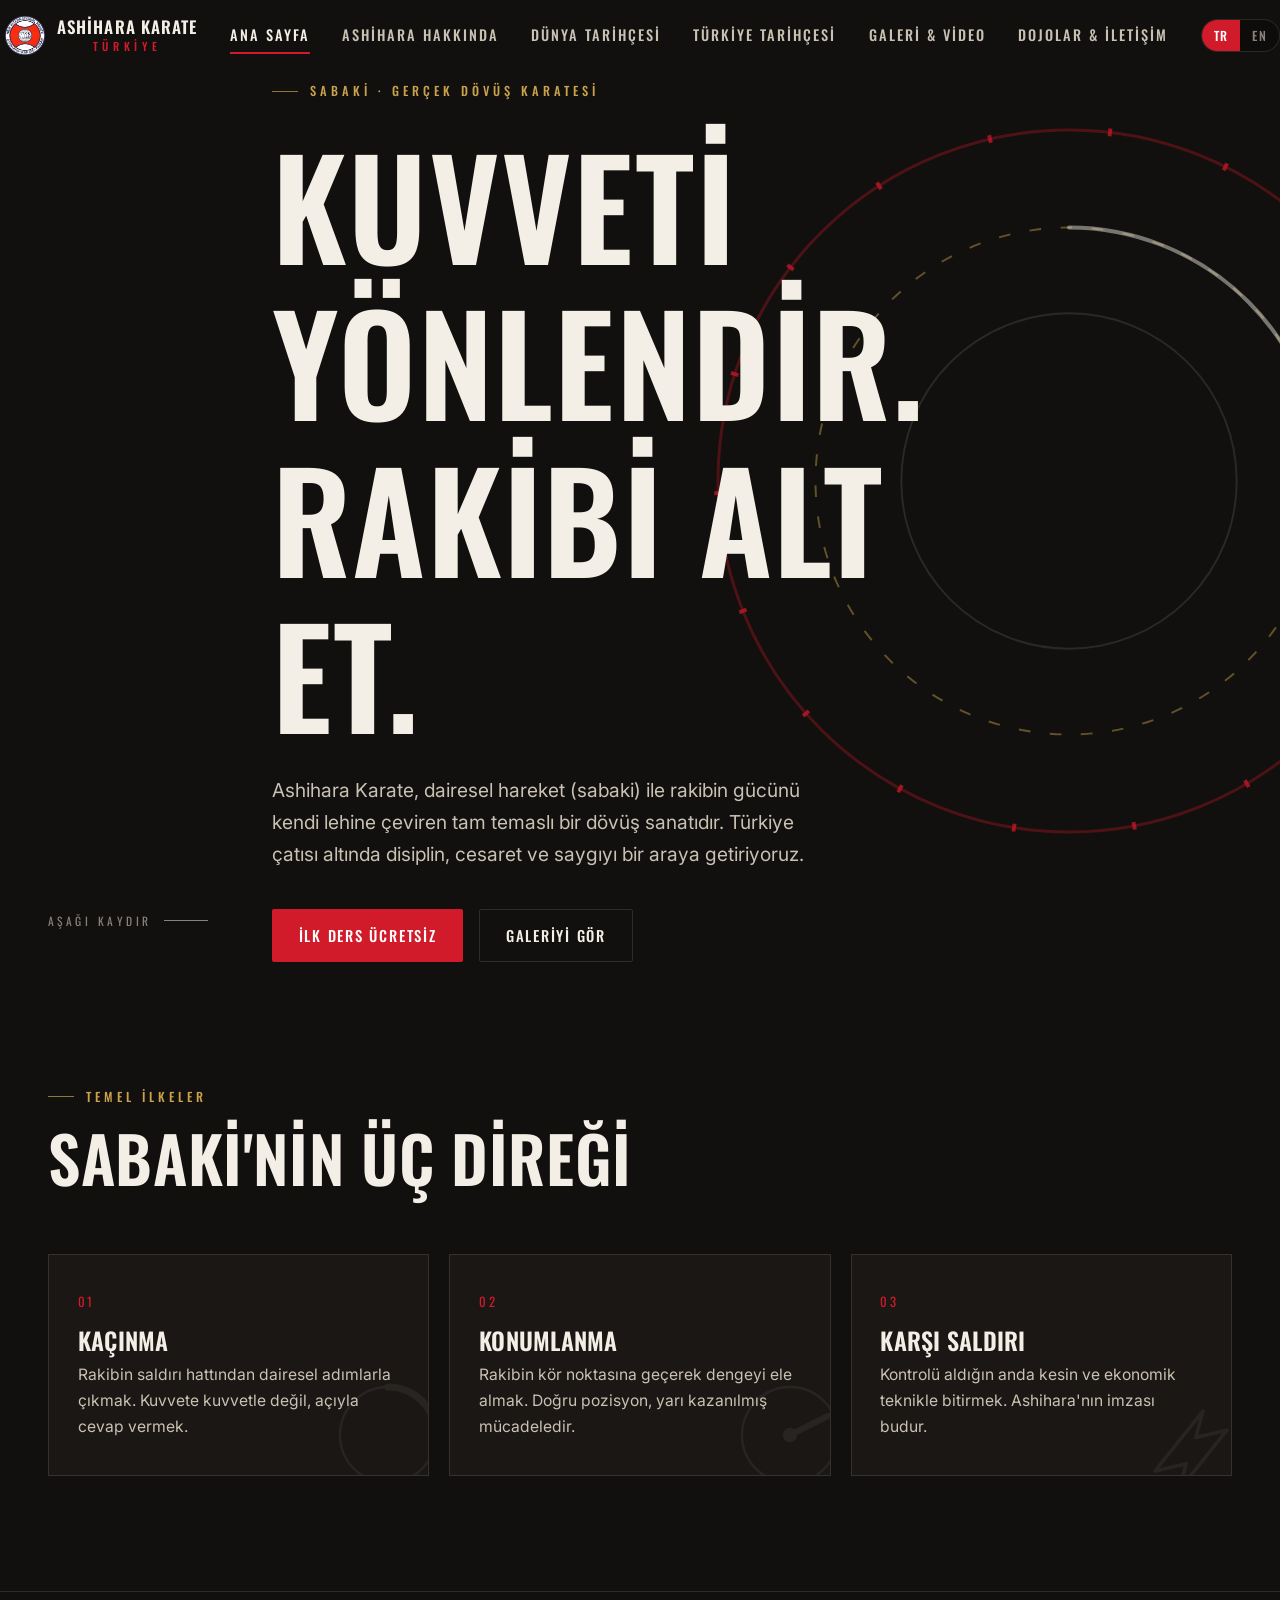
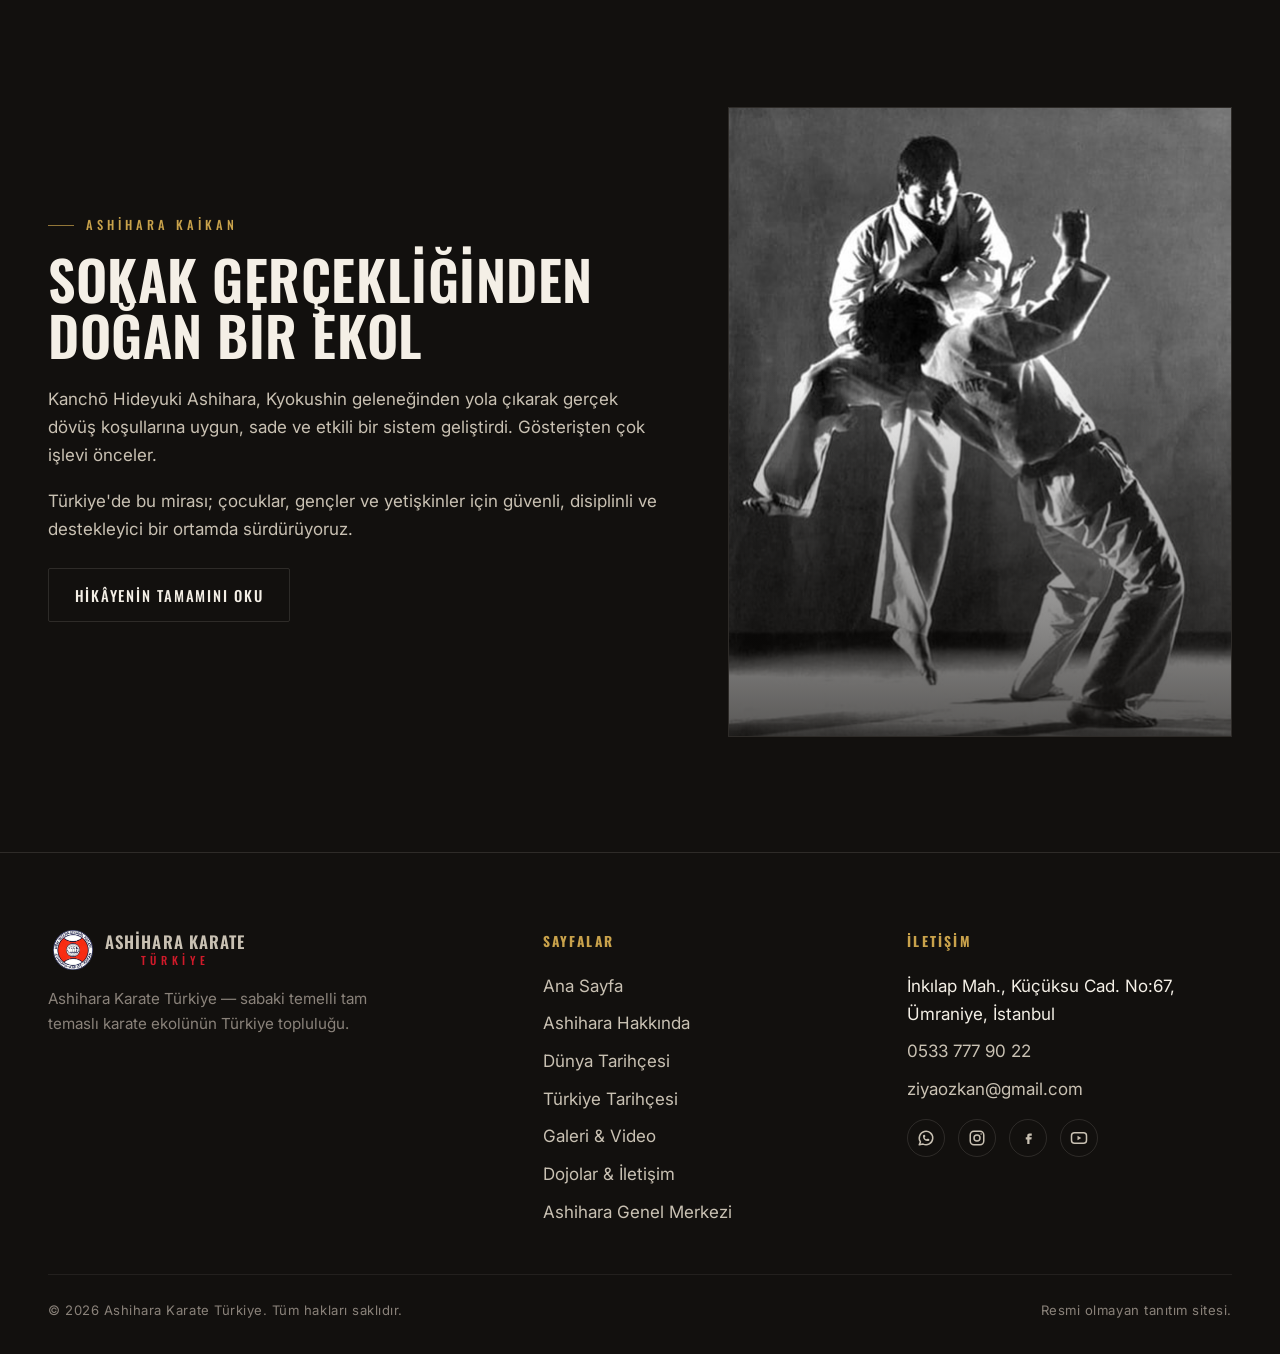
<file: index.html>
<!DOCTYPE html>
<html lang="tr" translate="no">
<head>
  <meta charset="UTF-8">
  <meta name="google" content="notranslate">
  <meta name="viewport" content="width=device-width, initial-scale=1.0">
  <style>html.i18n-hide body { visibility: hidden; }</style>
  <script>
    /* apply saved language before first paint to avoid a flash of the wrong language —
       kept first, ahead of any external stylesheet, so it never waits on a slow network request */
    (function () {
      var l = "tr";
      try { var s = localStorage.getItem("ak-lang"); if (s === "en" || s === "tr") l = s; } catch (e) {}
      document.documentElement.lang = l;
      if (l !== "tr") document.documentElement.classList.add("i18n-hide");
    })();
  </script>
  <title>Ashihara Karate Türkiye</title>
  <meta name="description" content="Ashihara Karate Türkiye — sabaki temelli tam temaslı karate ekolü. Antrenmanlar, dojolar ve galeri.">
  <link rel="canonical" href="https://ashiharakarate.com.tr/">
  <meta property="og:type" content="website">
  <meta property="og:title" content="Ashihara Karate Türkiye">
  <meta property="og:description" content="Ashihara Karate Türkiye — sabaki temelli tam temaslı karate ekolü. Antrenmanlar, dojolar ve galeri. İlk ders ücretsiz.">
  <meta property="og:image" content="photos/event-08-40-yil-odul-toreni.jpg">
  <meta property="og:url" content="https://ashiharakarate.com.tr/">
  <meta property="og:locale" content="tr_TR">
  <meta name="twitter:card" content="summary_large_image">
  <script type="application/ld+json">
  {
    "@context": "https://schema.org",
    "@type": "SportsActivityLocation",
    "name": "Ashihara Karate İstanbul Dojo",
    "alternateName": "Ashihara Karate Türkiye",
    "image": "photos/event-08-40-yil-odul-toreni.jpg",
    "telephone": "+905337779022",
    "email": "ziyaozkan@gmail.com",
    "priceRange": "İlk ders ücretsiz",
    "address": {
      "@type": "PostalAddress",
      "streetAddress": "İnkılap Mah., Küçüksu Cad. No:67",
      "addressLocality": "Ümraniye",
      "addressRegion": "İstanbul",
      "postalCode": "34768",
      "addressCountry": "TR"
    },
    "openingHoursSpecification": [
      {
        "@type": "OpeningHoursSpecification",
        "dayOfWeek": ["Monday", "Thursday"],
        "opens": "20:00",
        "closes": "21:00"
      }
    ],
    "sameAs": [
      "https://www.instagram.com/ashiharakaikanturkiye/",
      "https://www.facebook.com/ashiharakarateistanbul/",
      "https://www.youtube.com/@senseiziyaozkan"
    ],
    "founder": { "@type": "Person", "name": "Ziya Özkan" }
  }
  </script>
  <link rel="preconnect" href="https://fonts.googleapis.com">
  <link rel="preconnect" href="https://fonts.gstatic.com" crossorigin>
  <link href="https://fonts.googleapis.com/css2?family=Oswald:wght@400;500;600;700&family=Inter:wght@400;500;600&display=swap" rel="stylesheet">
  <link rel="stylesheet" href="assets/css/styles.css">
  <link rel="icon" href="assets/img/favicon.png" type="image/png">
</head>
<body data-title-key="nav.home">

  <!-- ===== header ===== -->
  <header class="site-header">
    <nav class="nav wrap">
      <a class="brand" href="index.html" aria-label="Ashihara Karate Türkiye">
        <img class="brand__mark" src="assets/img/logo.png" alt="Ashihara Karate Türkiye" width="40" height="40">
        <span class="brand__text"><b>Ashihara Karate</b><span data-i18n="brand.sub">Türkiye</span></span>
      </a>
      <ul class="nav-links" id="nav-links">
        <li><a href="index.html" aria-current="page" data-i18n="nav.home">Ana Sayfa</a></li>
        <li><a href="about.html" data-i18n="nav.about">Ashihara Hakkında</a></li>
        <li><a href="dunya-tarihcesi.html" data-i18n="nav.worldhistory">Dünya Tarihçesi</a></li>
        <li><a href="turkiye-tarihcesi.html" data-i18n="nav.turkeyhistory">Türkiye Tarihçesi</a></li>
        <li><a href="gallery.html" data-i18n="nav.gallery">Galeri</a></li>
        <li><a href="dojos.html" data-i18n="nav.dojos">Dojolar &amp; İletişim</a></li>
      </ul>
      <div class="nav-right">
        <div class="lang-toggle" role="group" aria-label="Language / Dil">
          <button data-lang="tr" aria-pressed="true">TR</button>
          <button data-lang="en" aria-pressed="false">EN</button>
        </div>
        <button class="nav-toggle" aria-label="Menü" aria-expanded="false"><span></span><span></span><span></span></button>
      </div>
    </nav>
  </header>

  <main>
    <!-- ===== hero ===== -->
    <section class="hero">
      <svg class="hero__bg-ring" viewBox="0 0 400 400" fill="none" aria-hidden="true">
        <g class="ring-spin">
          <circle cx="200" cy="200" r="180" stroke="#D11A2A" stroke-width="1.5" opacity="0.35"/>
          <circle cx="200" cy="200" r="180" stroke="#D11A2A" stroke-width="4" stroke-dasharray="2 60" opacity="0.8"/>
        </g>
        <g class="ring-spin ring-spin--rev">
          <circle cx="200" cy="200" r="130" stroke="#C9A24B" stroke-width="1" stroke-dasharray="6 10" opacity="0.5"/>
        </g>
        <circle cx="200" cy="200" r="86" stroke="#F4EFE6" stroke-width="1" opacity="0.12"/>
        <path d="M200 70 A130 130 0 0 1 330 200" stroke="#F4EFE6" stroke-width="2" stroke-linecap="round" opacity="0.5"/>
      </svg>
      <span class="hero__kanji" aria-hidden="true">芦原</span>

      <div class="wrap hero__inner">
        <span class="eyebrow" data-i18n="home.eyebrow">Sabaki · Gerçek Dövüş Karatesi</span>
        <h1 class="hero__title" data-i18n="home.title">Kuvveti Yönlendir. Rakibi Alt Et.</h1>
        <p class="lead hero__sub" data-i18n="home.sub">Ashihara Karate, dairesel hareket (sabaki) ile rakibin gücünü kendi lehine çeviren tam temaslı bir dövüş sanatıdır.</p>
        <div class="hero__actions">
          <a href="https://wa.me/905337779022?text=Merhaba%2C%20Ashihara%20Karate%20dersleri%20hakk%C4%B1nda%20bilgi%20almak%20istiyorum." data-i18n-attr="href:whatsapp.href" class="btn btn--primary" target="_blank" rel="noopener" data-i18n="cta.join">İlk Ders Ücretsiz</a>
          <a href="gallery.html" class="btn btn--ghost" data-i18n="cta.gallery">Galeriyi Gör</a>
        </div>
      </div>
      <span class="hero__scroll" data-i18n="home.scroll">Aşağı Kaydır</span>
    </section>

    <!-- ===== sabaki principles ===== -->
    <section class="section">
      <div class="wrap">
        <div class="section-head reveal">
          <span class="eyebrow" data-i18n="prin.eyebrow">Temel İlkeler</span>
          <h2 data-i18n="prin.title">Sabaki'nin Üç Direği</h2>
        </div>
        <div class="cards">
          <article class="card reveal">
            <span class="card__num">01</span>
            <h3 data-i18n="prin.1.t">Kaçınma</h3>
            <p data-i18n="prin.1.d">Rakibin saldırı hattından dairesel adımlarla çıkmak.</p>
            <svg class="card__glyph" viewBox="0 0 100 100" fill="none" aria-hidden="true"><circle cx="50" cy="50" r="40" stroke="currentColor" stroke-width="2"/><path d="M50 10 A40 40 0 0 1 90 50" stroke="currentColor" stroke-width="6" stroke-linecap="round"/></svg>
          </article>
          <article class="card reveal">
            <span class="card__num">02</span>
            <h3 data-i18n="prin.2.t">Konumlanma</h3>
            <p data-i18n="prin.2.d">Rakibin kör noktasına geçerek dengeyi ele almak.</p>
            <svg class="card__glyph" viewBox="0 0 100 100" fill="none" aria-hidden="true"><circle cx="50" cy="50" r="40" stroke="currentColor" stroke-width="2"/><circle cx="50" cy="50" r="6" fill="currentColor"/><path d="M50 50 L82 34" stroke="currentColor" stroke-width="5" stroke-linecap="round"/></svg>
          </article>
          <article class="card reveal">
            <span class="card__num">03</span>
            <h3 data-i18n="prin.3.t">Karşı Saldırı</h3>
            <p data-i18n="prin.3.d">Kontrolü aldığın anda kesin ve ekonomik teknikle bitirmek.</p>
            <svg class="card__glyph" viewBox="0 0 100 100" fill="none" aria-hidden="true"><path d="M20 80 L60 30 L54 52 L80 46 L40 96 L46 74 Z" stroke="currentColor" stroke-width="3" stroke-linejoin="round"/></svg>
          </article>
        </div>
      </div>
    </section>

    <!-- ===== about teaser ===== -->
    <section class="section" style="border-top:1px solid var(--line);">
      <div class="wrap split">
        <div class="reveal">
          <span class="eyebrow" data-i18n="hteaser.eyebrow">Ashihara Kaikan</span>
          <h2 style="font-size:clamp(2rem,5vw,3.4rem);margin:1rem 0 1.4rem;" data-i18n="hteaser.title">Sokak Gerçekliğinden Doğan Bir Ekol</h2>
          <div class="prose">
            <p data-i18n="hteaser.p1">Kanchō Hideyuki Ashihara, Kyokushin geleneğinden yola çıkarak gerçek dövüş koşullarına uygun, sade ve etkili bir sistem geliştirdi.</p>
            <p data-i18n="hteaser.p2">Türkiye'de bu mirası; çocuklar, gençler ve yetişkinler için güvenli ve disiplinli bir ortamda sürdürüyoruz.</p>
          </div>
          <p style="margin-top:1.6rem;"><a href="about.html" class="btn btn--ghost" data-i18n="hteaser.link">Hikâyenin tamamını oku</a></p>
        </div>
        <div class="split__media reveal">
          <img data-photo-key="home.teaser" src="photos/founder-kancho-hideyuki-ashihara.jpg" alt="Kanchō Hideyuki Ashihara — sabaki tekniği" loading="lazy">
        </div>
      </div>
    </section>
  </main>

  <!-- ===== footer ===== -->
  <footer class="site-footer">
    <div class="wrap">
      <div class="footer-grid">
        <div class="footer-brand">
          <a class="brand" href="index.html" style="margin-bottom:1rem;">
            <img class="brand__mark" src="assets/img/logo.png" alt="Ashihara Karate Türkiye" width="40" height="40">
            <span class="brand__text"><b>Ashihara Karate</b><span data-i18n="brand.sub">Türkiye</span></span>
          </a>
          <p data-i18n="foot.about">Ashihara Karate Türkiye — sabaki temelli tam temaslı karate ekolünün Türkiye topluluğu.</p>
        </div>
        <div>
          <h4 data-i18n="foot.nav">Sayfalar</h4>
          <ul>
            <li><a href="index.html" data-i18n="nav.home">Ana Sayfa</a></li>
            <li><a href="about.html" data-i18n="nav.about">Ashihara Hakkında</a></li>
            <li><a href="dunya-tarihcesi.html" data-i18n="nav.worldhistory">Dünya Tarihçesi</a></li>
            <li><a href="turkiye-tarihcesi.html" data-i18n="nav.turkeyhistory">Türkiye Tarihçesi</a></li>
            <li><a href="gallery.html" data-i18n="nav.gallery">Galeri</a></li>
            <li><a href="dojos.html" data-i18n="nav.dojos">Dojolar &amp; İletişim</a></li>
            <li><a href="https://ashihara-karate.net" target="_blank" rel="noopener" data-i18n="foot.hq">Ashihara Genel Merkezi</a></li>
          </ul>
        </div>
        <div>
          <h4 data-i18n="foot.contact">İletişim</h4>
          <ul>
            <li>İnkılap Mah., Küçüksu Cad. No:67, Ümraniye, İstanbul</li>
            <li><a href="https://wa.me/905337779022?text=Merhaba%2C%20Ashihara%20Karate%20dersleri%20hakk%C4%B1nda%20bilgi%20almak%20istiyorum." data-i18n-attr="href:whatsapp.href" target="_blank" rel="noopener">0533 777 90 22</a></li>
            <li><a href="mailto:ziyaozkan@gmail.com">ziyaozkan@gmail.com</a></li>
          </ul>
          <div class="social" style="margin-top:1rem;">
            <a href="https://wa.me/905337779022?text=Merhaba%2C%20Ashihara%20Karate%20dersleri%20hakk%C4%B1nda%20bilgi%20almak%20istiyorum." data-i18n-attr="href:whatsapp.href" target="_blank" rel="noopener" aria-label="WhatsApp"><svg viewBox="0 0 24 24" fill="none" stroke="currentColor" stroke-width="2" stroke-linecap="round" stroke-linejoin="round"><path stroke="none" d="M0 0h24v24H0z" fill="none"/><path d="M3 21l1.65 -3.8a9 9 0 1 1 3.4 2.9l-5.05 .9"/><path d="M9 10a.5 .5 0 0 0 1 0v-1a.5 .5 0 0 0 -1 0v1a5 5 0 0 0 5 5h1a.5 .5 0 0 0 0 -1h-1a.5 .5 0 0 0 0 1"/></svg></a>
            <a href="https://www.instagram.com/ashiharakaikanturkiye/" target="_blank" rel="noopener" aria-label="Instagram"><svg viewBox="0 0 24 24" fill="none" stroke="currentColor" stroke-width="2"><rect x="3" y="3" width="18" height="18" rx="5"/><circle cx="12" cy="12" r="4"/><circle cx="17.5" cy="6.5" r="1" fill="currentColor" stroke="none"/></svg></a>
            <a href="https://www.facebook.com/ashiharakarateistanbul/" target="_blank" rel="noopener" aria-label="Facebook"><svg viewBox="0 0 24 24" fill="currentColor"><path d="M14 9h3V6h-3c-2 0-3 1-3 3v2H9v3h2v6h3v-6h2.5l.5-3H14V9z"/></svg></a>
            <a href="https://www.youtube.com/@senseiziyaozkan" target="_blank" rel="noopener" aria-label="YouTube"><svg viewBox="0 0 24 24" fill="none" stroke="currentColor" stroke-width="2"><rect x="2" y="5" width="20" height="14" rx="4"/><path d="M10 9l5 3-5 3V9z" fill="currentColor" stroke="none"/></svg></a>
          </div>
        </div>
      </div>
      <div class="footer-bottom">
        <span>© <span id="year">2026</span> Ashihara Karate Türkiye. <span data-i18n="foot.rights">Tüm hakları saklıdır.</span></span>
        <span data-i18n="foot.disclaimer">Resmi olmayan tanıtım sitesi.</span>
      </div>
    </div>
  </footer>

  <script src="assets/js/i18n.js"></script>
  <script src="assets/js/main.js"></script>
  <script src="assets/js/gallery.js"></script>
  <script src="assets/js/nav.js"></script>
  <script>document.getElementById("year").textContent = new Date().getFullYear();</script>
  <!-- Cloudflare Web Analytics --><script type='module' src='https://static.cloudflareinsights.com/beacon.min.js' data-cf-beacon='{"token": "84c758720a664337ac94611fdd1fabae"}'></script><!-- End Cloudflare Web Analytics -->
</body>
</html>
</file>
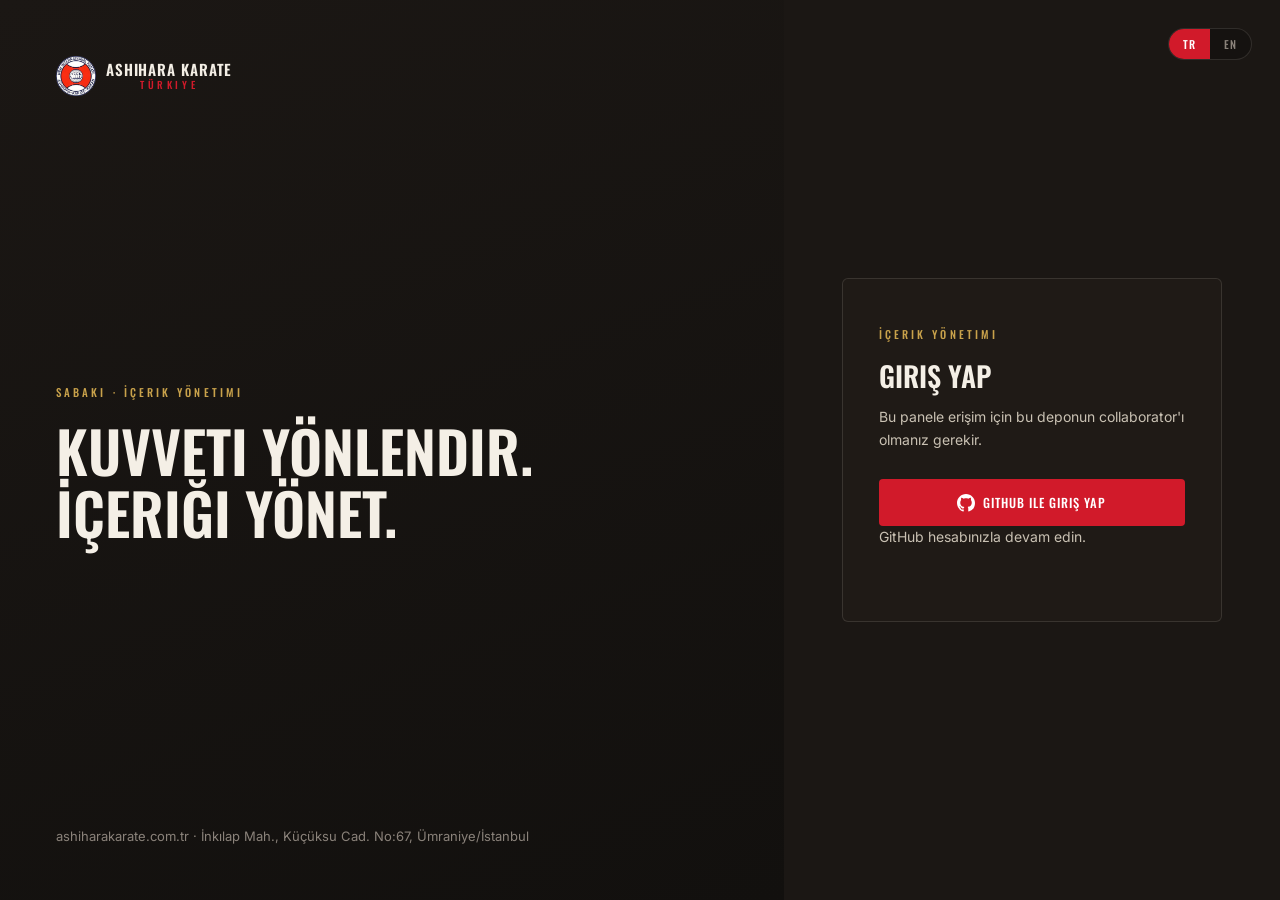
<file: admin/index.html>
<!doctype html>
<html>
  <head>
    <meta charset="utf-8" />
    <meta name="viewport" content="width=device-width, initial-scale=1.0" />
    <meta name="robots" content="noindex" />
    <title>İçerik Yönetimi · Ashihara Karate Türkiye</title>
    <link rel="preconnect" href="https://fonts.googleapis.com" />
    <link
      href="https://fonts.googleapis.com/css2?family=Oswald:wght@400;500;600;700&family=Inter:wght@400;500;600&display=swap"
      rel="stylesheet"
    />
    <link rel="stylesheet" href="admin.css" />
  </head>
  <body>
    <div id="app"></div>
    <script src="gh-client.js"></script>
    <script src="admin.js"></script>
  </body>
</html>
</file>
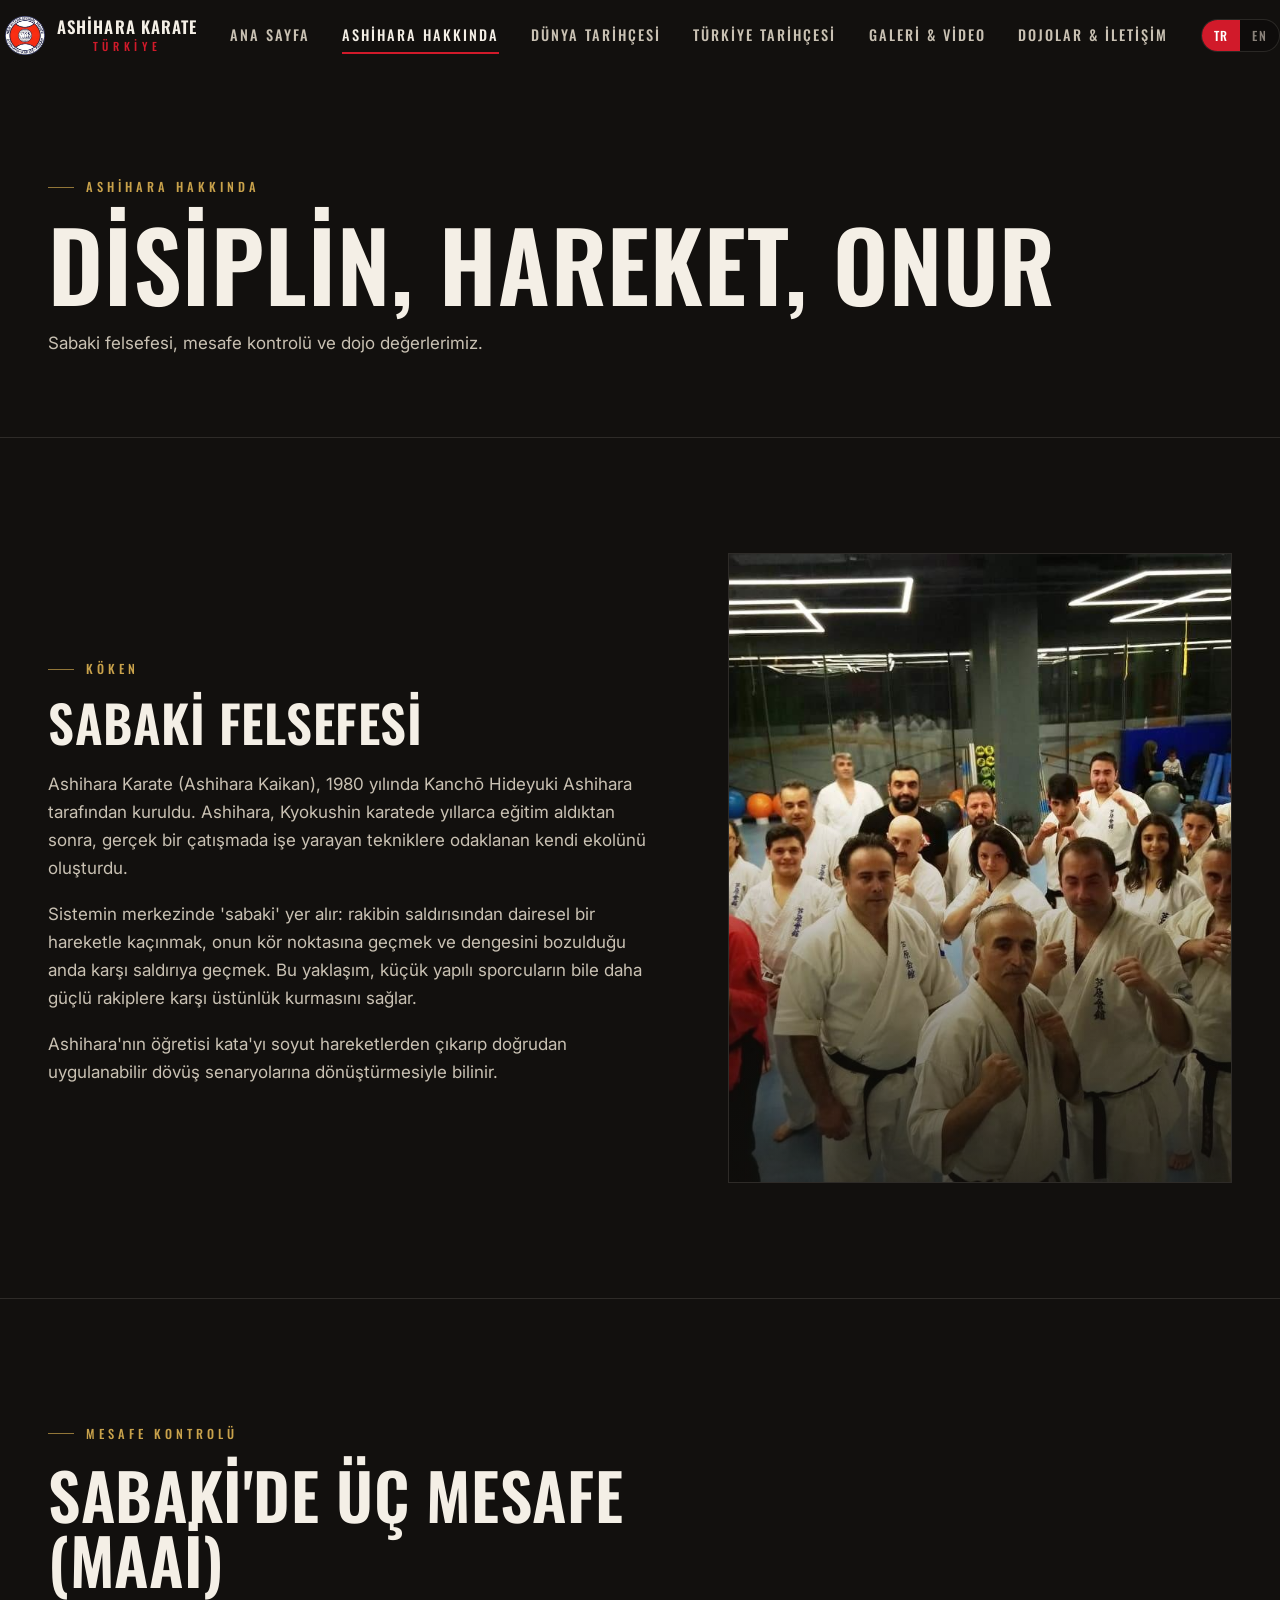
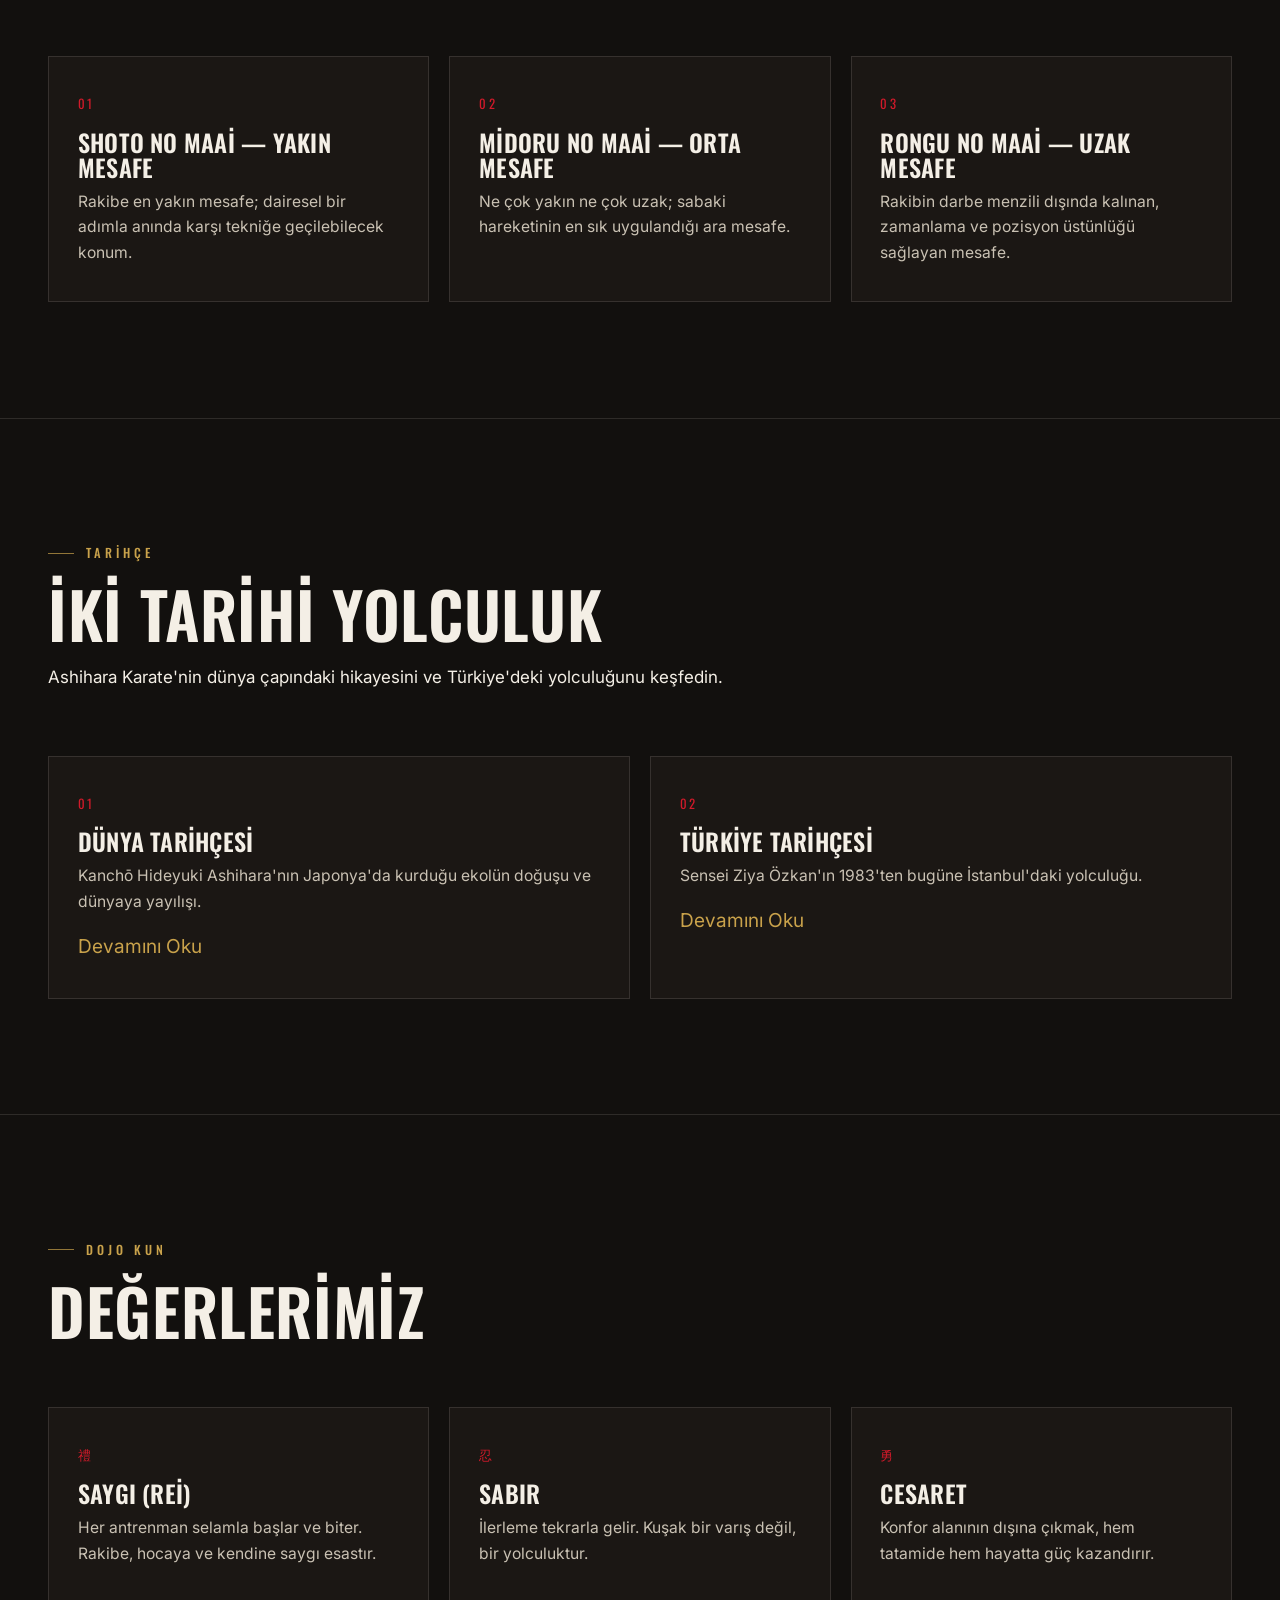
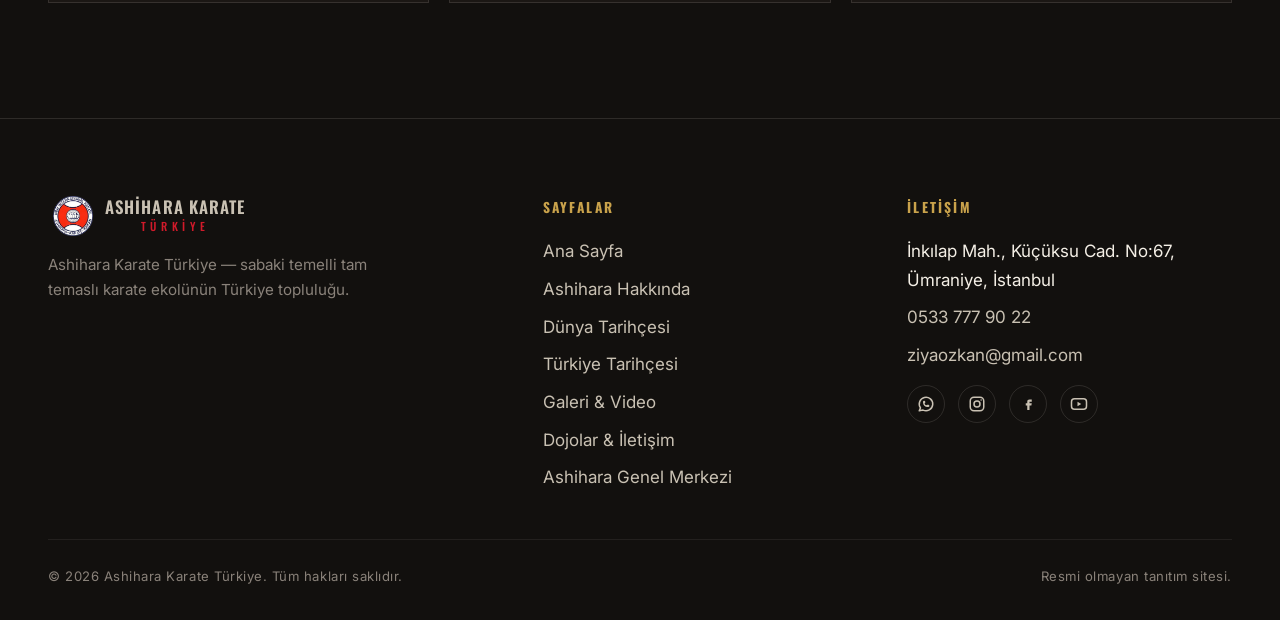
<file: about.html>
<!DOCTYPE html>
<html lang="tr" translate="no">
<head>
  <meta charset="UTF-8">
  <meta name="google" content="notranslate">
  <meta name="viewport" content="width=device-width, initial-scale=1.0">
  <style>html.i18n-hide body { visibility: hidden; }</style>
  <script>
    /* apply saved language before first paint to avoid a flash of the wrong language —
       kept first, ahead of any external stylesheet, so it never waits on a slow network request */
    (function () {
      var l = "tr";
      try { var s = localStorage.getItem("ak-lang"); if (s === "en" || s === "tr") l = s; } catch (e) {}
      document.documentElement.lang = l;
      if (l !== "tr") document.documentElement.classList.add("i18n-hide");
    })();
  </script>
  <title>Ashihara Hakkında · Ashihara Karate Türkiye</title>
  <meta name="description" content="Ashihara Karate'nin sabaki felsefesi, mesafe kontrolü ve dojo değerleri.">
  <link rel="canonical" href="https://ashiharakarate.com.tr/about.html">
  <meta property="og:type" content="website">
  <meta property="og:title" content="Ashihara Hakkında · Ashihara Karate Türkiye">
  <meta property="og:description" content="Ashihara Karate'nin sabaki felsefesi, mesafe kontrolü ve dojo değerleri.">
  <meta property="og:image" content="photos/real-02-grup-dersi.jpg">
  <meta property="og:url" content="https://ashiharakarate.com.tr/about.html">
  <meta property="og:locale" content="tr_TR">
  <meta name="twitter:card" content="summary_large_image">
  <script type="application/ld+json">
  {
    "@context": "https://schema.org",
    "@type": "SportsActivityLocation",
    "name": "Ashihara Karate İstanbul Dojo",
    "alternateName": "Ashihara Karate Türkiye",
    "image": "photos/event-08-40-yil-odul-toreni.jpg",
    "telephone": "+905337779022",
    "email": "ziyaozkan@gmail.com",
    "priceRange": "İlk ders ücretsiz",
    "address": {
      "@type": "PostalAddress",
      "streetAddress": "İnkılap Mah., Küçüksu Cad. No:67",
      "addressLocality": "Ümraniye",
      "addressRegion": "İstanbul",
      "postalCode": "34768",
      "addressCountry": "TR"
    },
    "openingHoursSpecification": [
      {
        "@type": "OpeningHoursSpecification",
        "dayOfWeek": ["Monday", "Thursday"],
        "opens": "20:00",
        "closes": "21:00"
      }
    ],
    "sameAs": [
      "https://www.instagram.com/ashiharakaikanturkiye/",
      "https://www.facebook.com/ashiharakarateistanbul/",
      "https://www.youtube.com/@senseiziyaozkan"
    ],
    "founder": { "@type": "Person", "name": "Ziya Özkan" }
  }
  </script>
  <link rel="preconnect" href="https://fonts.googleapis.com">
  <link rel="preconnect" href="https://fonts.gstatic.com" crossorigin>
  <link href="https://fonts.googleapis.com/css2?family=Oswald:wght@400;500;600;700&family=Inter:wght@400;500;600&display=swap" rel="stylesheet">
  <link rel="stylesheet" href="assets/css/styles.css">
  <link rel="icon" href="assets/img/favicon.png" type="image/png">
</head>
<body data-title-key="nav.about">

  <header class="site-header">
    <nav class="nav wrap">
      <a class="brand" href="index.html" aria-label="Ashihara Karate Türkiye">
        <img class="brand__mark" src="assets/img/logo.png" alt="Ashihara Karate Türkiye" width="40" height="40">
        <span class="brand__text"><b>Ashihara Karate</b><span data-i18n="brand.sub">Türkiye</span></span>
      </a>
      <ul class="nav-links" id="nav-links">
        <li><a href="index.html" data-i18n="nav.home">Ana Sayfa</a></li>
        <li><a href="about.html" aria-current="page" data-i18n="nav.about">Ashihara Hakkında</a></li>
        <li><a href="dunya-tarihcesi.html" data-i18n="nav.worldhistory">Dünya Tarihçesi</a></li>
        <li><a href="turkiye-tarihcesi.html" data-i18n="nav.turkeyhistory">Türkiye Tarihçesi</a></li>
        <li><a href="gallery.html" data-i18n="nav.gallery">Galeri</a></li>
        <li><a href="dojos.html" data-i18n="nav.dojos">Dojolar &amp; İletişim</a></li>
      </ul>
      <div class="nav-right">
        <div class="lang-toggle" role="group" aria-label="Language / Dil">
          <button data-lang="tr" aria-pressed="true">TR</button>
          <button data-lang="en" aria-pressed="false">EN</button>
        </div>
        <button class="nav-toggle" aria-label="Menü" aria-expanded="false"><span></span><span></span><span></span></button>
      </div>
    </nav>
  </header>

  <main>
    <!-- page hero -->
    <section class="page-hero">
      <div class="wrap">
        <span class="eyebrow" data-i18n="about.eyebrow">Ashihara Hakkında</span>
        <h1 data-i18n="about.title">Disiplin, Hareket, Onur</h1>
        <p data-i18n="about.sub">Sabaki felsefesi, mesafe kontrolü ve dojo değerlerimiz.</p>
      </div>
    </section>

    <!-- origin split -->
    <section class="section">
      <div class="wrap split">
        <div class="reveal">
          <span class="eyebrow" data-i18n="about.origin.eyebrow">Köken</span>
          <h2 style="font-size:clamp(2rem,5vw,3.2rem);margin:1rem 0 1.4rem;" data-i18n="about.origin.title">Sabaki Felsefesi</h2>
          <div class="prose">
            <p data-i18n="about.origin.p1">Ashihara Karate (Ashihara Kaikan), 1980 yılında Kanchō Hideyuki Ashihara tarafından kuruldu.</p>
            <p data-i18n="about.origin.p2">Sistemin merkezinde 'sabaki' yer alır: rakibin saldırısından dairesel bir hareketle kaçınmak ve karşı saldırıya geçmek.</p>
            <p data-i18n="about.origin.p3">Ashihara'nın öğretisi kata'yı doğrudan uygulanabilir dövüş senaryolarına dönüştürmesiyle bilinir.</p>
          </div>
        </div>
        <div class="split__media reveal">
          <img data-photo-key="about.origin" src="photos/real-02-grup-dersi.jpg" alt="Ümraniye dojosunda grup dersi" loading="lazy">
        </div>
      </div>
    </section>

    <!-- maai -->
    <section class="section" style="border-top:1px solid var(--line);">
      <div class="wrap">
        <div class="section-head reveal">
          <span class="eyebrow" data-i18n="about.maai.eyebrow">Mesafe Kontrolü</span>
          <h2 data-i18n="about.maai.title">Sabaki'de Üç Mesafe (Maai)</h2>
        </div>
        <div class="cards">
          <article class="card reveal">
            <span class="card__num">01</span>
            <h3 data-i18n="about.maai.1.t">Shoto no Maai — Yakın Mesafe</h3>
            <p data-i18n="about.maai.1.d">Rakibe en yakın mesafe; dairesel bir adımla anında karşı tekniğe geçilebilecek konum.</p>
          </article>
          <article class="card reveal">
            <span class="card__num">02</span>
            <h3 data-i18n="about.maai.2.t">Midoru no Maai — Orta Mesafe</h3>
            <p data-i18n="about.maai.2.d">Ne çok yakın ne çok uzak; sabaki hareketinin en sık uygulandığı ara mesafe.</p>
          </article>
          <article class="card reveal">
            <span class="card__num">03</span>
            <h3 data-i18n="about.maai.3.t">Rongu no Maai — Uzak Mesafe</h3>
            <p data-i18n="about.maai.3.d">Rakibin darbe menzili dışında kalınan, zamanlama ve pozisyon üstünlüğü sağlayan mesafe.</p>
          </article>
        </div>
      </div>
    </section>

    <!-- history hub -->
    <section class="section" style="border-top:1px solid var(--line);">
      <div class="wrap">
        <div class="section-head reveal">
          <span class="eyebrow" data-i18n="about.history.eyebrow">Tarihçe</span>
          <h2 data-i18n="about.history.title">İki Tarihi Yolculuk</h2>
          <p data-i18n="about.history.sub">Ashihara Karate'nin dünya çapındaki hikayesini ve Türkiye'deki yolculuğunu keşfedin.</p>
        </div>
        <div class="cards" style="grid-template-columns:repeat(2,1fr);">
          <a class="card reveal" href="dunya-tarihcesi.html">
            <span class="card__num">01</span>
            <h3 data-i18n="about.history.world.t">Dünya Tarihçesi</h3>
            <p data-i18n="about.history.world.d">Kanchō Hideyuki Ashihara'nın Japonya'da kurduğu ekolün doğuşu ve dünyaya yayılışı.</p>
            <span class="lead" style="display:inline-block;margin-top:1rem;color:var(--brass);" data-i18n="about.history.world.link">Devamını Oku</span>
          </a>
          <a class="card reveal" href="turkiye-tarihcesi.html">
            <span class="card__num">02</span>
            <h3 data-i18n="about.history.tr.t">Türkiye Tarihçesi</h3>
            <p data-i18n="about.history.tr.d">Sensei Ziya Özkan'ın 1983'ten bugüne İstanbul'daki yolculuğu.</p>
            <span class="lead" style="display:inline-block;margin-top:1rem;color:var(--brass);" data-i18n="about.history.tr.link">Devamını Oku</span>
          </a>
        </div>
      </div>
    </section>

    <!-- values -->
    <section class="section" style="border-top:1px solid var(--line);">
      <div class="wrap">
        <div class="section-head reveal">
          <span class="eyebrow" data-i18n="about.values.eyebrow">Dojo Kun</span>
          <h2 data-i18n="about.values.title">Değerlerimiz</h2>
        </div>
        <div class="cards">
          <article class="card reveal">
            <span class="card__num">禮</span>
            <h3 data-i18n="about.v1.t">Saygı (Rei)</h3>
            <p data-i18n="about.v1.d">Her antrenman selamla başlar ve biter.</p>
          </article>
          <article class="card reveal">
            <span class="card__num">忍</span>
            <h3 data-i18n="about.v2.t">Sabır</h3>
            <p data-i18n="about.v2.d">İlerleme tekrarla gelir. Kuşak bir yolculuktur.</p>
          </article>
          <article class="card reveal">
            <span class="card__num">勇</span>
            <h3 data-i18n="about.v3.t">Cesaret</h3>
            <p data-i18n="about.v3.d">Konfor alanının dışına çıkmak güç kazandırır.</p>
          </article>
        </div>
      </div>
    </section>
  </main>

  <footer class="site-footer">
    <div class="wrap">
      <div class="footer-grid">
        <div class="footer-brand">
          <a class="brand" href="index.html" style="margin-bottom:1rem;">
            <img class="brand__mark" src="assets/img/logo.png" alt="Ashihara Karate Türkiye" width="40" height="40">
            <span class="brand__text"><b>Ashihara Karate</b><span data-i18n="brand.sub">Türkiye</span></span>
          </a>
          <p data-i18n="foot.about">Ashihara Karate Türkiye — sabaki temelli tam temaslı karate ekolünün Türkiye topluluğu.</p>
        </div>
        <div>
          <h4 data-i18n="foot.nav">Sayfalar</h4>
          <ul>
            <li><a href="index.html" data-i18n="nav.home">Ana Sayfa</a></li>
            <li><a href="about.html" data-i18n="nav.about">Ashihara Hakkında</a></li>
            <li><a href="dunya-tarihcesi.html" data-i18n="nav.worldhistory">Dünya Tarihçesi</a></li>
            <li><a href="turkiye-tarihcesi.html" data-i18n="nav.turkeyhistory">Türkiye Tarihçesi</a></li>
            <li><a href="gallery.html" data-i18n="nav.gallery">Galeri</a></li>
            <li><a href="dojos.html" data-i18n="nav.dojos">Dojolar &amp; İletişim</a></li>
            <li><a href="https://ashihara-karate.net" target="_blank" rel="noopener" data-i18n="foot.hq">Ashihara Genel Merkezi</a></li>
          </ul>
        </div>
        <div>
          <h4 data-i18n="foot.contact">İletişim</h4>
          <ul>
            <li>İnkılap Mah., Küçüksu Cad. No:67, Ümraniye, İstanbul</li>
            <li><a href="https://wa.me/905337779022?text=Merhaba%2C%20Ashihara%20Karate%20dersleri%20hakk%C4%B1nda%20bilgi%20almak%20istiyorum." data-i18n-attr="href:whatsapp.href" target="_blank" rel="noopener">0533 777 90 22</a></li>
            <li><a href="mailto:ziyaozkan@gmail.com">ziyaozkan@gmail.com</a></li>
          </ul>
          <div class="social" style="margin-top:1rem;">
            <a href="https://wa.me/905337779022?text=Merhaba%2C%20Ashihara%20Karate%20dersleri%20hakk%C4%B1nda%20bilgi%20almak%20istiyorum." data-i18n-attr="href:whatsapp.href" target="_blank" rel="noopener" aria-label="WhatsApp"><svg viewBox="0 0 24 24" fill="none" stroke="currentColor" stroke-width="2" stroke-linecap="round" stroke-linejoin="round"><path stroke="none" d="M0 0h24v24H0z" fill="none"/><path d="M3 21l1.65 -3.8a9 9 0 1 1 3.4 2.9l-5.05 .9"/><path d="M9 10a.5 .5 0 0 0 1 0v-1a.5 .5 0 0 0 -1 0v1a5 5 0 0 0 5 5h1a.5 .5 0 0 0 0 -1h-1a.5 .5 0 0 0 0 1"/></svg></a>
            <a href="https://www.instagram.com/ashiharakaikanturkiye/" target="_blank" rel="noopener" aria-label="Instagram"><svg viewBox="0 0 24 24" fill="none" stroke="currentColor" stroke-width="2"><rect x="3" y="3" width="18" height="18" rx="5"/><circle cx="12" cy="12" r="4"/><circle cx="17.5" cy="6.5" r="1" fill="currentColor" stroke="none"/></svg></a>
            <a href="https://www.facebook.com/ashiharakarateistanbul/" target="_blank" rel="noopener" aria-label="Facebook"><svg viewBox="0 0 24 24" fill="currentColor"><path d="M14 9h3V6h-3c-2 0-3 1-3 3v2H9v3h2v6h3v-6h2.5l.5-3H14V9z"/></svg></a>
            <a href="https://www.youtube.com/@senseiziyaozkan" target="_blank" rel="noopener" aria-label="YouTube"><svg viewBox="0 0 24 24" fill="none" stroke="currentColor" stroke-width="2"><rect x="2" y="5" width="20" height="14" rx="4"/><path d="M10 9l5 3-5 3V9z" fill="currentColor" stroke="none"/></svg></a>
          </div>
        </div>
      </div>
      <div class="footer-bottom">
        <span>© <span id="year">2026</span> Ashihara Karate Türkiye. <span data-i18n="foot.rights">Tüm hakları saklıdır.</span></span>
        <span data-i18n="foot.disclaimer">Resmi olmayan tanıtım sitesi.</span>
      </div>
    </div>
  </footer>

  <script src="assets/js/i18n.js"></script>
  <script src="assets/js/main.js"></script>
  <script src="assets/js/gallery.js"></script>
  <script src="assets/js/nav.js"></script>
  <script>document.getElementById("year").textContent = new Date().getFullYear();</script>
  <!-- Cloudflare Web Analytics --><script type='module' src='https://static.cloudflareinsights.com/beacon.min.js' data-cf-beacon='{"token": "84c758720a664337ac94611fdd1fabae"}'></script><!-- End Cloudflare Web Analytics -->
</body>
</html>
</file>
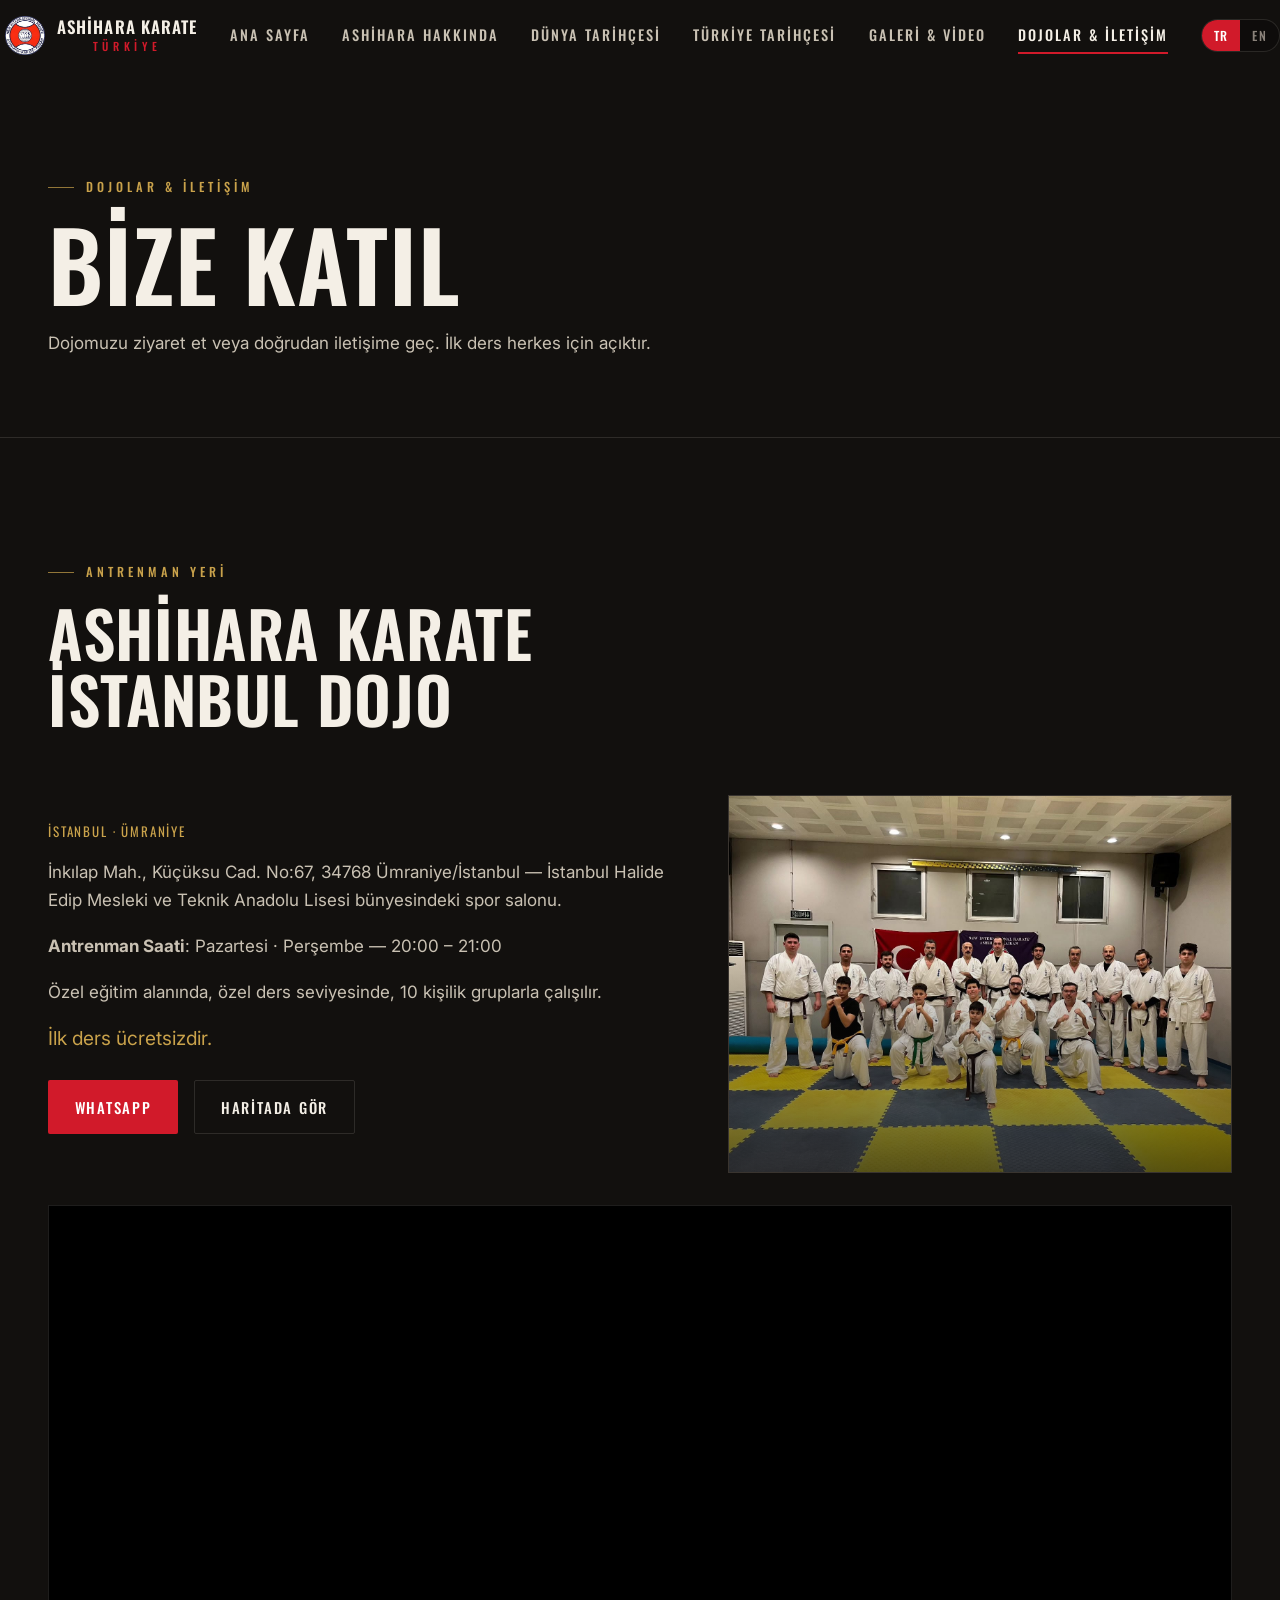
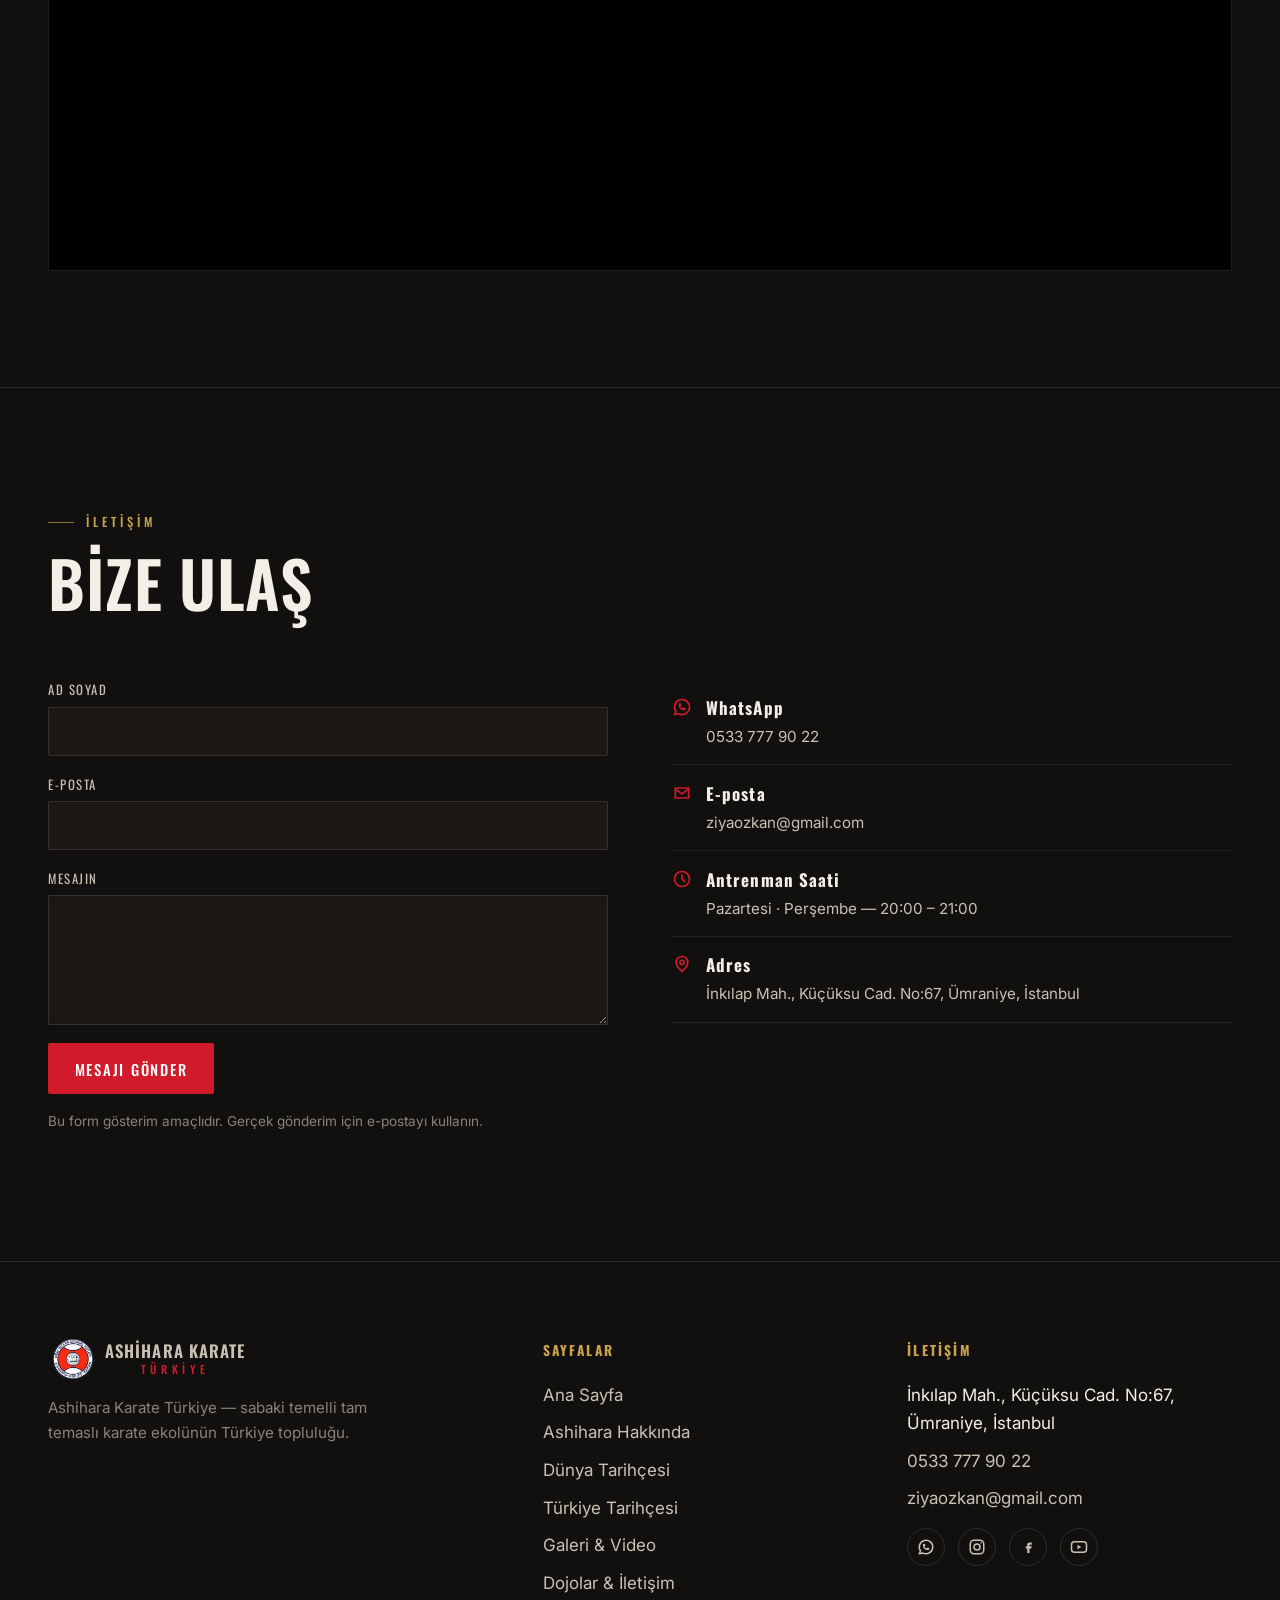
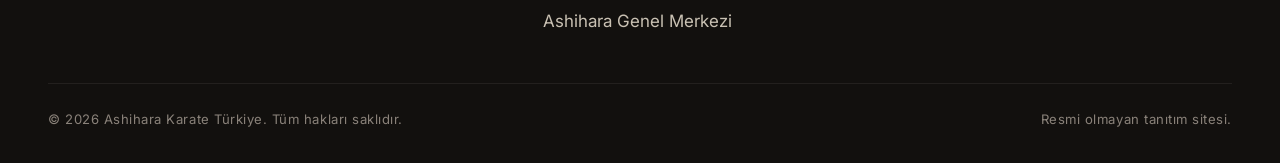
<file: dojos.html>
<!DOCTYPE html>
<html lang="tr" translate="no">
<head>
  <meta charset="UTF-8">
  <meta name="google" content="notranslate">
  <meta name="viewport" content="width=device-width, initial-scale=1.0">
  <style>html.i18n-hide body { visibility: hidden; }</style>
  <script>
    /* apply saved language before first paint to avoid a flash of the wrong language —
       kept first, ahead of any external stylesheet, so it never waits on a slow network request */
    (function () {
      var l = "tr";
      try { var s = localStorage.getItem("ak-lang"); if (s === "en" || s === "tr") l = s; } catch (e) {}
      document.documentElement.lang = l;
      if (l !== "tr") document.documentElement.classList.add("i18n-hide");
    })();
  </script>
  <title>Dojolar &amp; İletişim · Ashihara Karate Türkiye</title>
  <meta name="description" content="Ashihara Karate İstanbul Dojo — adres, antrenman saatleri ve iletişim bilgileri. İlk ders ücretsiz.">
  <link rel="canonical" href="https://ashiharakarate.com.tr/dojos.html">
  <meta property="og:type" content="website">
  <meta property="og:title" content="Dojolar &amp; İletişim · Ashihara Karate Türkiye">
  <meta property="og:description" content="Ashihara Karate İstanbul Dojo — adres, antrenman saatleri ve iletişim bilgileri. İlk ders ücretsiz.">
  <meta property="og:image" content="photos/real-06-umraniye-toplu-foto.jpg">
  <meta property="og:url" content="https://ashiharakarate.com.tr/dojos.html">
  <meta property="og:locale" content="tr_TR">
  <meta name="twitter:card" content="summary_large_image">
  <script type="application/ld+json">
  {
    "@context": "https://schema.org",
    "@type": "SportsActivityLocation",
    "name": "Ashihara Karate İstanbul Dojo",
    "alternateName": "Ashihara Karate Türkiye",
    "image": "photos/real-06-umraniye-toplu-foto.jpg",
    "telephone": "+905337779022",
    "email": "ziyaozkan@gmail.com",
    "priceRange": "İlk ders ücretsiz",
    "address": {
      "@type": "PostalAddress",
      "streetAddress": "İnkılap Mah., Küçüksu Cad. No:67",
      "addressLocality": "Ümraniye",
      "addressRegion": "İstanbul",
      "postalCode": "34768",
      "addressCountry": "TR"
    },
    "openingHoursSpecification": [
      {
        "@type": "OpeningHoursSpecification",
        "dayOfWeek": ["Monday", "Thursday"],
        "opens": "20:00",
        "closes": "21:00"
      }
    ],
    "sameAs": [
      "https://www.instagram.com/ashiharakaikanturkiye/",
      "https://www.facebook.com/ashiharakarateistanbul/",
      "https://www.youtube.com/@senseiziyaozkan"
    ],
    "founder": { "@type": "Person", "name": "Ziya Özkan" }
  }
  </script>
  <link rel="preconnect" href="https://fonts.googleapis.com">
  <link rel="preconnect" href="https://fonts.gstatic.com" crossorigin>
  <link href="https://fonts.googleapis.com/css2?family=Oswald:wght@400;500;600;700&family=Inter:wght@400;500;600&display=swap" rel="stylesheet">
  <link rel="stylesheet" href="assets/css/styles.css">
  <link rel="icon" href="assets/img/favicon.png" type="image/png">
</head>
<body data-title-key="nav.dojos">

  <header class="site-header">
    <nav class="nav wrap">
      <a class="brand" href="index.html" aria-label="Ashihara Karate Türkiye">
        <img class="brand__mark" src="assets/img/logo.png" alt="Ashihara Karate Türkiye" width="40" height="40">
        <span class="brand__text"><b>Ashihara Karate</b><span data-i18n="brand.sub">Türkiye</span></span>
      </a>
      <ul class="nav-links" id="nav-links">
        <li><a href="index.html" data-i18n="nav.home">Ana Sayfa</a></li>
        <li><a href="about.html" data-i18n="nav.about">Ashihara Hakkında</a></li>
        <li><a href="dunya-tarihcesi.html" data-i18n="nav.worldhistory">Dünya Tarihçesi</a></li>
        <li><a href="turkiye-tarihcesi.html" data-i18n="nav.turkeyhistory">Türkiye Tarihçesi</a></li>
        <li><a href="gallery.html" data-i18n="nav.gallery">Galeri</a></li>
        <li><a href="dojos.html" aria-current="page" data-i18n="nav.dojos">Dojolar &amp; İletişim</a></li>
      </ul>
      <div class="nav-right">
        <div class="lang-toggle" role="group" aria-label="Language / Dil">
          <button data-lang="tr" aria-pressed="true">TR</button>
          <button data-lang="en" aria-pressed="false">EN</button>
        </div>
        <button class="nav-toggle" aria-label="Menü" aria-expanded="false"><span></span><span></span><span></span></button>
      </div>
    </nav>
  </header>

  <main>
    <section class="page-hero">
      <div class="wrap">
        <span class="eyebrow" data-i18n="dojo.eyebrow">Dojolar &amp; İletişim</span>
        <h1 data-i18n="dojo.title">Bize Katıl</h1>
        <p data-i18n="dojo.sub">Dojomuzu ziyaret et veya doğrudan iletişime geç. İlk ders herkes için açıktır.</p>
      </div>
    </section>

    <!-- dojo -->
    <section class="section">
      <div class="wrap">
        <div class="section-head reveal">
          <span class="eyebrow" data-i18n="dojo.list.eyebrow">Antrenman Yeri</span>
          <h2 data-i18n="dojo.list.title">Ashihara Karate İstanbul Dojo</h2>
        </div>
        <div class="split">
          <div class="reveal">
            <span class="dojo__city">İstanbul · Ümraniye</span>
            <div class="prose" style="margin-top:0.8rem;">
              <p data-i18n="dojo.addr.p1">İnkılap Mah., Küçüksu Cad. No:67, 34768 Ümraniye/İstanbul — İstanbul Halide Edip Mesleki ve Teknik Anadolu Lisesi bünyesindeki spor salonu.</p>
              <p><b data-i18n="dojo.schedule">Antrenman Saati</b>: <span data-i18n="dojo.days">Pazartesi · Perşembe</span> — 20:00 – 21:00</p>
              <p data-i18n="dojo.addr.p2">Özel eğitim alanında, özel ders seviyesinde, 10 kişilik gruplarla çalışılır.</p>
              <p class="lead" style="color:var(--brass);" data-i18n="dojo.freelesson">İlk ders ücretsizdir.</p>
            </div>
            <p style="margin-top:1.6rem;display:flex;flex-wrap:wrap;gap:1rem;">
              <a class="btn btn--primary" href="https://wa.me/905337779022?text=Merhaba%2C%20Ashihara%20Karate%20dersleri%20hakk%C4%B1nda%20bilgi%20almak%20istiyorum." data-i18n-attr="href:whatsapp.href" target="_blank" rel="noopener" data-i18n="dojo.info.whatsapp">WhatsApp</a>
              <a class="btn btn--ghost" href="https://www.google.com/maps/search/?api=1&amp;query=Ashihara+Karate+T%C3%BCrkiye+Resmi+Temsilcili%C4%9Fi" target="_blank" rel="noopener" data-i18n="dojo.viewmap">Haritada Gör</a>
            </p>
          </div>
          <div class="split__media split__media--natural reveal">
            <img data-photo-key="dojo.card" src="photos/real-06-umraniye-toplu-foto.jpg" alt="Ümraniye dojosunda öğrenciler ve antrenörler" loading="lazy">
          </div>
        </div>
        <div class="video-embed reveal" style="margin-top:2rem;">
          <iframe src="https://www.google.com/maps?q=Ashihara+Karate+T%C3%BCrkiye+Resmi+Temsilcili%C4%9Fi&amp;output=embed" title="Ashihara Karate Türkiye Resmi Temsilciliği — Google Maps" loading="lazy"></iframe>
        </div>
      </div>
    </section>

    <!-- contact -->
    <section class="section" style="border-top:1px solid var(--line);">
      <div class="wrap">
        <div class="section-head reveal">
          <span class="eyebrow" data-i18n="dojo.contact.eyebrow">İletişim</span>
          <h2 data-i18n="dojo.contact.title">Bize Ulaş</h2>
        </div>
        <div class="contact-grid">
          <form class="reveal" onsubmit="event.preventDefault(); this.reset(); document.getElementById('form-ok').hidden=false;">
            <div class="field">
              <label for="cf-name" data-i18n="dojo.form.name">Ad Soyad</label>
              <input id="cf-name" name="name" type="text" required>
            </div>
            <div class="field">
              <label for="cf-email" data-i18n="dojo.form.email">E-posta</label>
              <input id="cf-email" name="email" type="email" required>
            </div>
            <div class="field">
              <label for="cf-msg" data-i18n="dojo.form.msg">Mesajın</label>
              <textarea id="cf-msg" name="message" required></textarea>
            </div>
            <button type="submit" class="btn btn--primary" data-i18n="dojo.form.send">Mesajı Gönder</button>
            <p id="form-ok" hidden style="color:var(--brass);margin-top:1rem;">✓</p>
            <p style="color:var(--stone);font-size:.85rem;margin-top:1rem;" data-i18n="dojo.form.note">Bu form gösterim amaçlıdır.</p>
          </form>

          <div class="contact-info reveal">
            <ul>
              <li>
                <svg viewBox="0 0 24 24" fill="none" stroke="currentColor" stroke-width="2" stroke-linecap="round" stroke-linejoin="round"><path stroke="none" d="M0 0h24v24H0z" fill="none"/><path d="M3 21l1.65 -3.8a9 9 0 1 1 3.4 2.9l-5.05 .9"/><path d="M9 10a.5 .5 0 0 0 1 0v-1a.5 .5 0 0 0 -1 0v1a5 5 0 0 0 5 5h1a.5 .5 0 0 0 0 -1h-1a.5 .5 0 0 0 0 1"/></svg>
                <div><b data-i18n="dojo.info.whatsapp">WhatsApp</b><span><a href="https://wa.me/905337779022?text=Merhaba%2C%20Ashihara%20Karate%20dersleri%20hakk%C4%B1nda%20bilgi%20almak%20istiyorum." data-i18n-attr="href:whatsapp.href" target="_blank" rel="noopener">0533 777 90 22</a></span></div>
              </li>
              <li>
                <svg viewBox="0 0 24 24" fill="none" stroke="currentColor" stroke-width="2"><path d="M4 6h16v12H4z"/><path d="M4 7l8 6 8-6"/></svg>
                <div><b data-i18n="dojo.info.mail">E-posta</b><span><a href="mailto:ziyaozkan@gmail.com">ziyaozkan@gmail.com</a></span></div>
              </li>
              <li>
                <svg viewBox="0 0 24 24" fill="none" stroke="currentColor" stroke-width="2"><circle cx="12" cy="12" r="9"/><path d="M12 7v5l3 3" stroke-linecap="round" stroke-linejoin="round"/></svg>
                <div><b data-i18n="dojo.info.phone">Antrenman Saati</b><span><span data-i18n="dojo.days">Pazartesi · Perşembe</span> — 20:00 – 21:00</span></div>
              </li>
              <li>
                <svg viewBox="0 0 24 24" fill="none" stroke="currentColor" stroke-width="2"><path d="M12 21s-7-6-7-11a7 7 0 0114 0c0 5-7 11-7 11z"/><circle cx="12" cy="10" r="2.5"/></svg>
                <div><b data-i18n="dojo.info.hq">Adres</b><span>İnkılap Mah., Küçüksu Cad. No:67, Ümraniye, İstanbul</span></div>
              </li>
            </ul>
          </div>
        </div>
      </div>
    </section>
  </main>

  <footer class="site-footer">
    <div class="wrap">
      <div class="footer-grid">
        <div class="footer-brand">
          <a class="brand" href="index.html" style="margin-bottom:1rem;">
            <img class="brand__mark" src="assets/img/logo.png" alt="Ashihara Karate Türkiye" width="40" height="40">
            <span class="brand__text"><b>Ashihara Karate</b><span data-i18n="brand.sub">Türkiye</span></span>
          </a>
          <p data-i18n="foot.about">Ashihara Karate Türkiye — sabaki temelli tam temaslı karate ekolünün Türkiye topluluğu.</p>
        </div>
        <div>
          <h4 data-i18n="foot.nav">Sayfalar</h4>
          <ul>
            <li><a href="index.html" data-i18n="nav.home">Ana Sayfa</a></li>
            <li><a href="about.html" data-i18n="nav.about">Ashihara Hakkında</a></li>
            <li><a href="dunya-tarihcesi.html" data-i18n="nav.worldhistory">Dünya Tarihçesi</a></li>
            <li><a href="turkiye-tarihcesi.html" data-i18n="nav.turkeyhistory">Türkiye Tarihçesi</a></li>
            <li><a href="gallery.html" data-i18n="nav.gallery">Galeri</a></li>
            <li><a href="dojos.html" data-i18n="nav.dojos">Dojolar &amp; İletişim</a></li>
            <li><a href="https://ashihara-karate.net" target="_blank" rel="noopener" data-i18n="foot.hq">Ashihara Genel Merkezi</a></li>
          </ul>
        </div>
        <div>
          <h4 data-i18n="foot.contact">İletişim</h4>
          <ul>
            <li>İnkılap Mah., Küçüksu Cad. No:67, Ümraniye, İstanbul</li>
            <li><a href="https://wa.me/905337779022?text=Merhaba%2C%20Ashihara%20Karate%20dersleri%20hakk%C4%B1nda%20bilgi%20almak%20istiyorum." data-i18n-attr="href:whatsapp.href" target="_blank" rel="noopener">0533 777 90 22</a></li>
            <li><a href="mailto:ziyaozkan@gmail.com">ziyaozkan@gmail.com</a></li>
          </ul>
          <div class="social" style="margin-top:1rem;">
            <a href="https://wa.me/905337779022?text=Merhaba%2C%20Ashihara%20Karate%20dersleri%20hakk%C4%B1nda%20bilgi%20almak%20istiyorum." data-i18n-attr="href:whatsapp.href" target="_blank" rel="noopener" aria-label="WhatsApp"><svg viewBox="0 0 24 24" fill="none" stroke="currentColor" stroke-width="2" stroke-linecap="round" stroke-linejoin="round"><path stroke="none" d="M0 0h24v24H0z" fill="none"/><path d="M3 21l1.65 -3.8a9 9 0 1 1 3.4 2.9l-5.05 .9"/><path d="M9 10a.5 .5 0 0 0 1 0v-1a.5 .5 0 0 0 -1 0v1a5 5 0 0 0 5 5h1a.5 .5 0 0 0 0 -1h-1a.5 .5 0 0 0 0 1"/></svg></a>
            <a href="https://www.instagram.com/ashiharakaikanturkiye/" target="_blank" rel="noopener" aria-label="Instagram"><svg viewBox="0 0 24 24" fill="none" stroke="currentColor" stroke-width="2"><rect x="3" y="3" width="18" height="18" rx="5"/><circle cx="12" cy="12" r="4"/><circle cx="17.5" cy="6.5" r="1" fill="currentColor" stroke="none"/></svg></a>
            <a href="https://www.facebook.com/ashiharakarateistanbul/" target="_blank" rel="noopener" aria-label="Facebook"><svg viewBox="0 0 24 24" fill="currentColor"><path d="M14 9h3V6h-3c-2 0-3 1-3 3v2H9v3h2v6h3v-6h2.5l.5-3H14V9z"/></svg></a>
            <a href="https://www.youtube.com/@senseiziyaozkan" target="_blank" rel="noopener" aria-label="YouTube"><svg viewBox="0 0 24 24" fill="none" stroke="currentColor" stroke-width="2"><rect x="2" y="5" width="20" height="14" rx="4"/><path d="M10 9l5 3-5 3V9z" fill="currentColor" stroke="none"/></svg></a>
          </div>
        </div>
      </div>
      <div class="footer-bottom">
        <span>© <span id="year">2026</span> Ashihara Karate Türkiye. <span data-i18n="foot.rights">Tüm hakları saklıdır.</span></span>
        <span data-i18n="foot.disclaimer">Resmi olmayan tanıtım sitesi.</span>
      </div>
    </div>
  </footer>

  <script src="assets/js/i18n.js"></script>
  <script src="assets/js/main.js"></script>
  <script src="assets/js/gallery.js"></script>
  <script src="assets/js/nav.js"></script>
  <script>document.getElementById("year").textContent = new Date().getFullYear();</script>
  <!-- Cloudflare Web Analytics --><script type='module' src='https://static.cloudflareinsights.com/beacon.min.js' data-cf-beacon='{"token": "84c758720a664337ac94611fdd1fabae"}'></script><!-- End Cloudflare Web Analytics -->
</body>
</html>
</file>
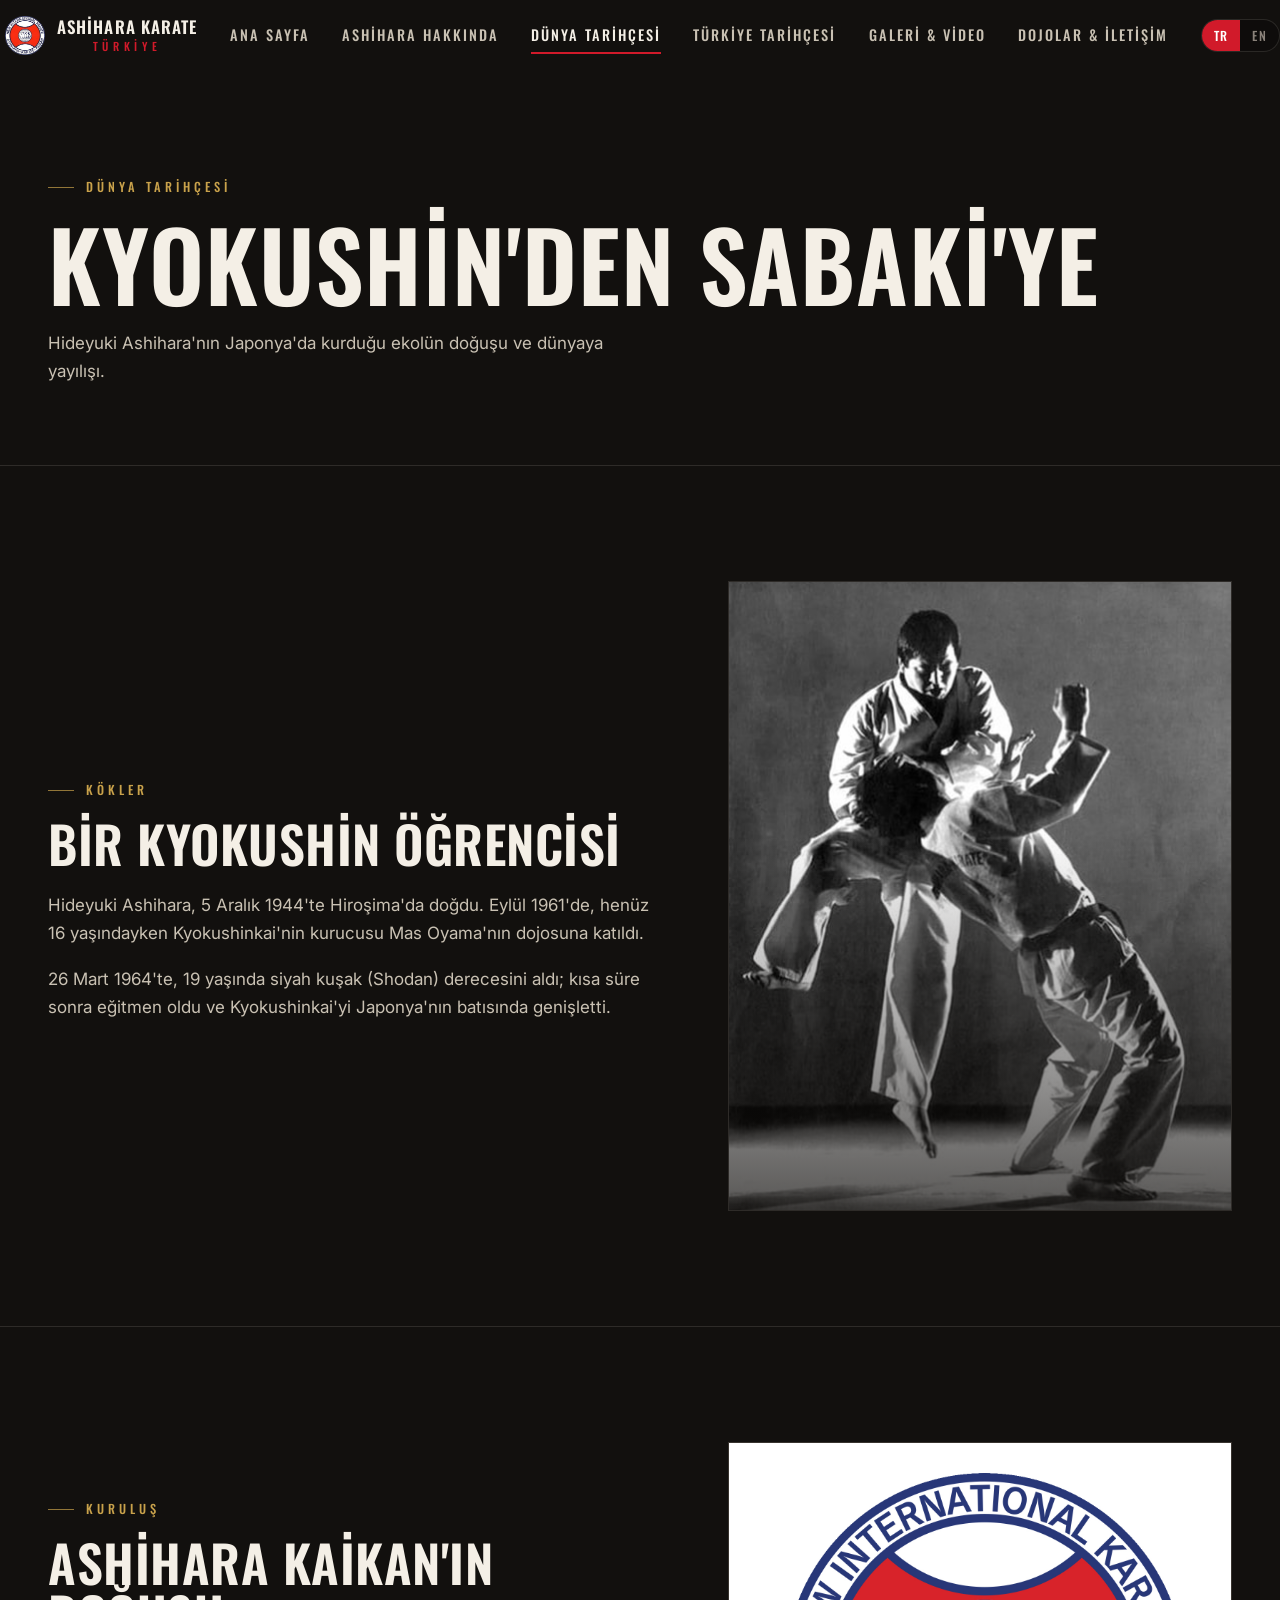
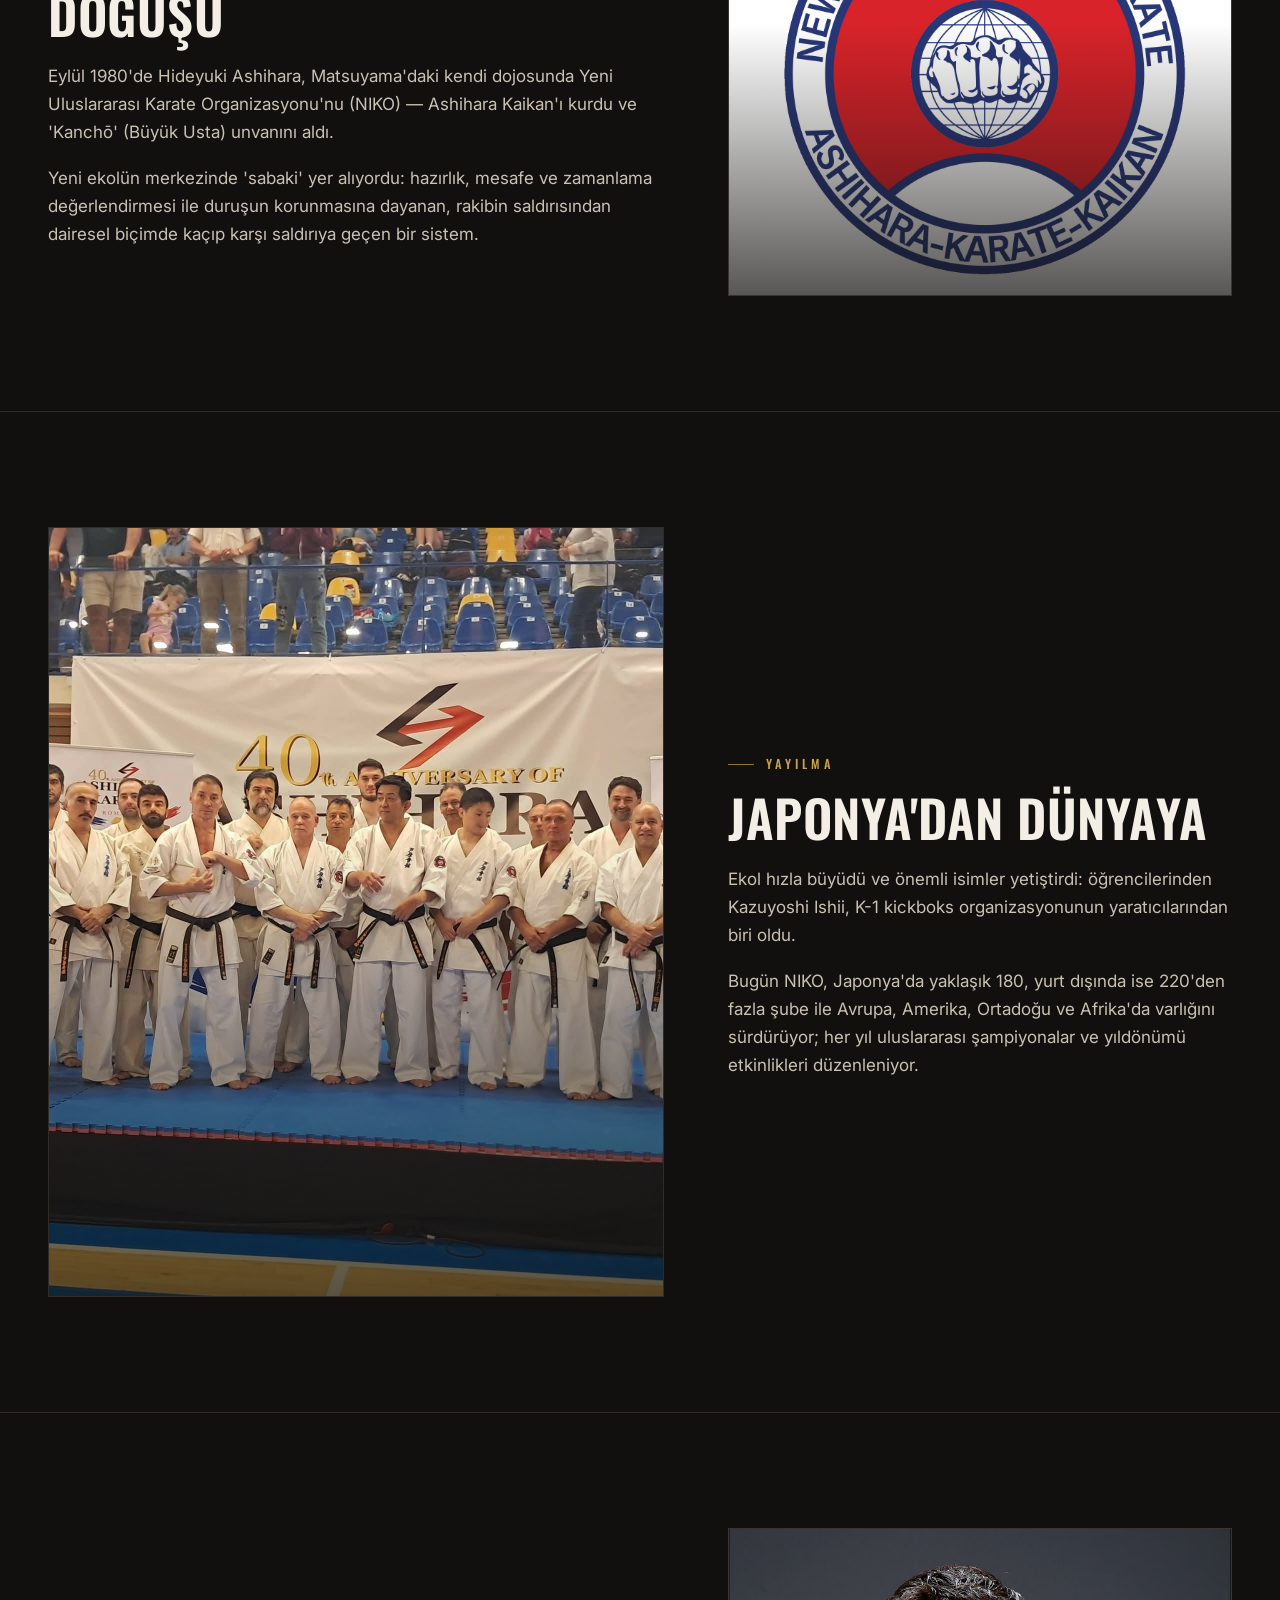
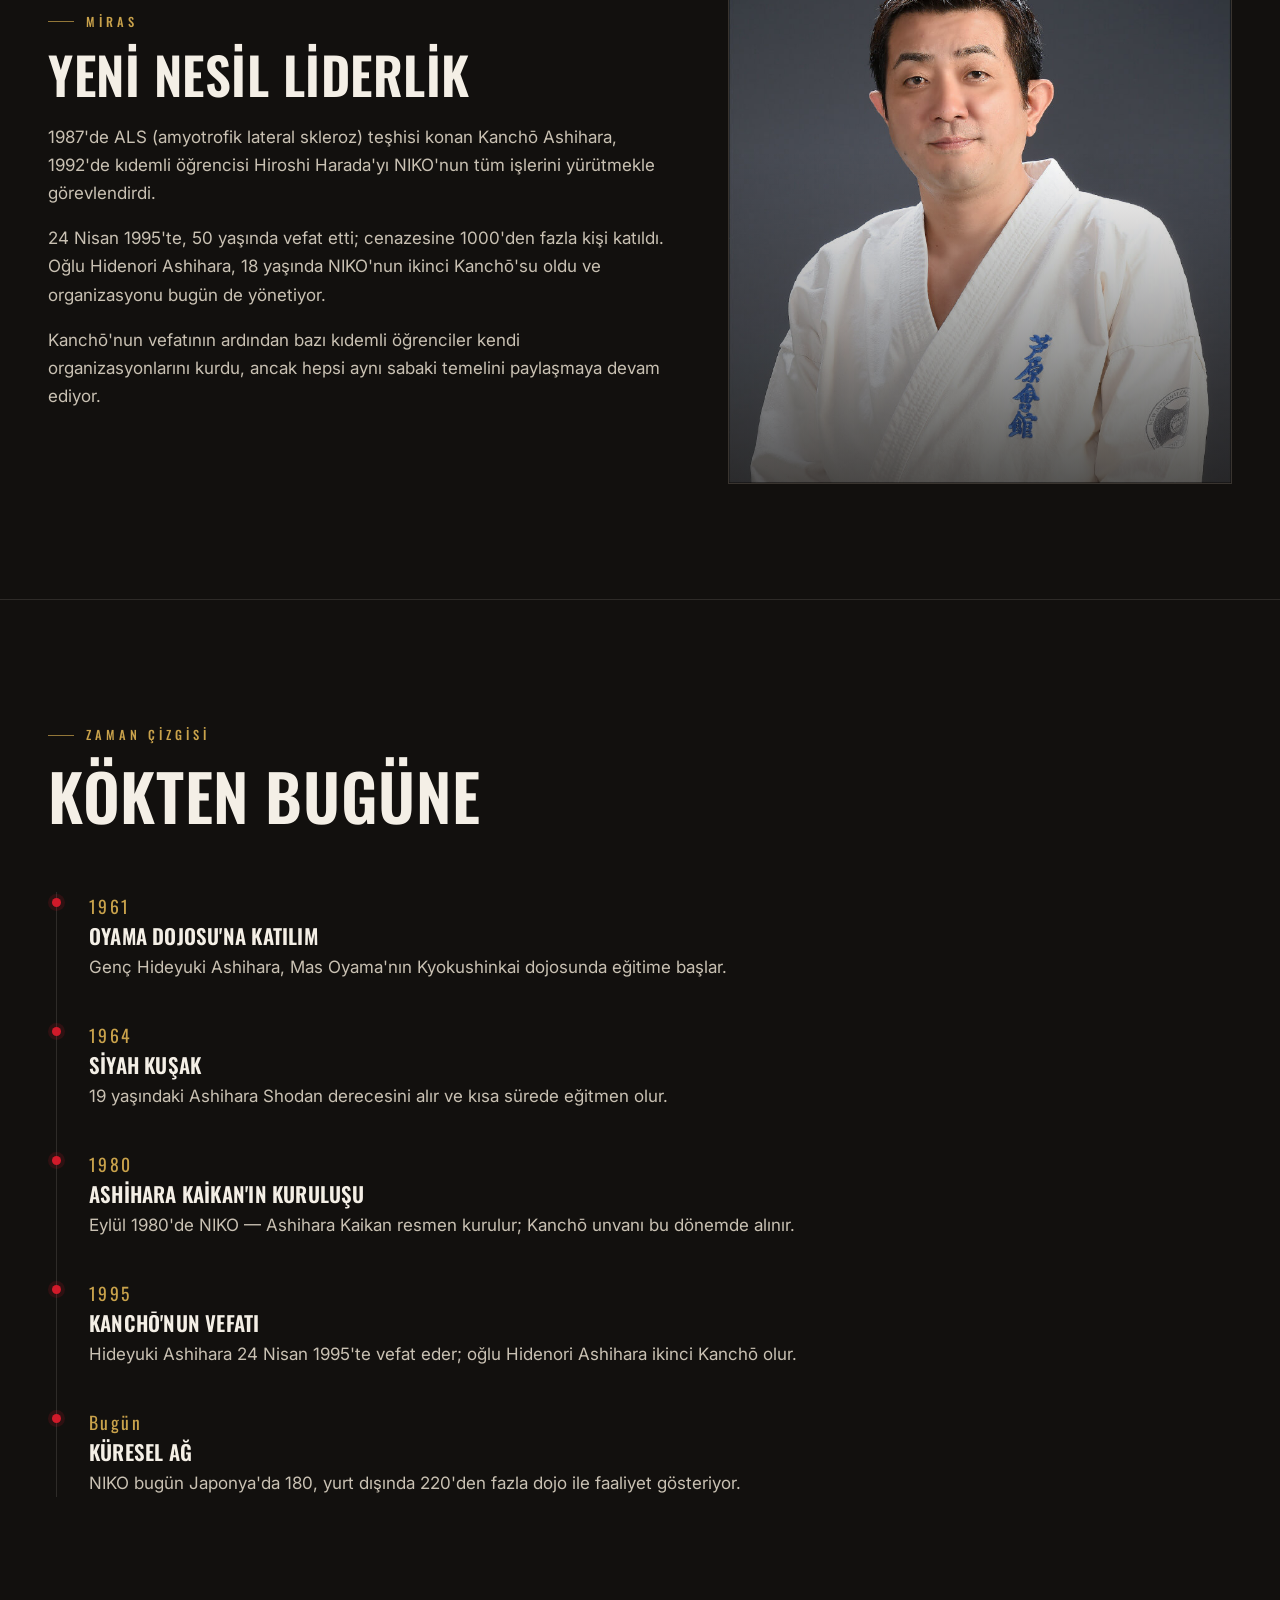
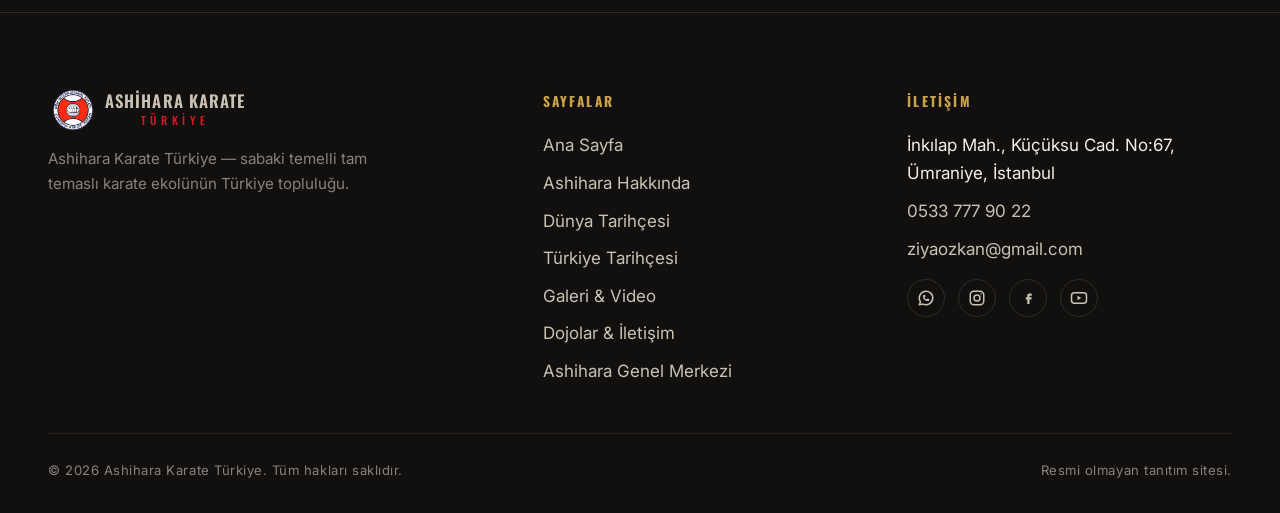
<file: dunya-tarihcesi.html>
<!DOCTYPE html>
<html lang="tr" translate="no">
<head>
  <meta charset="UTF-8">
  <meta name="google" content="notranslate">
  <meta name="viewport" content="width=device-width, initial-scale=1.0">
  <style>html.i18n-hide body { visibility: hidden; }</style>
  <script>
    /* apply saved language before first paint to avoid a flash of the wrong language —
       kept first, ahead of any external stylesheet, so it never waits on a slow network request */
    (function () {
      var l = "tr";
      try { var s = localStorage.getItem("ak-lang"); if (s === "en" || s === "tr") l = s; } catch (e) {}
      document.documentElement.lang = l;
      if (l !== "tr") document.documentElement.classList.add("i18n-hide");
    })();
  </script>
  <title>Dünya Tarihçesi · Ashihara Karate Türkiye</title>
  <meta name="description" content="Kanchō Hideyuki Ashihara'nın Japonya'da kurduğu Ashihara Kaikan'ın doğuşu, yayılışı ve bugünkü küresel varlığı.">
  <link rel="canonical" href="https://ashiharakarate.com.tr/dunya-tarihcesi.html">
  <meta property="og:type" content="website">
  <meta property="og:title" content="Dünya Tarihçesi · Ashihara Karate Türkiye">
  <meta property="og:description" content="Kanchō Hideyuki Ashihara'nın Japonya'da kurduğu Ashihara Kaikan'ın doğuşu, yayılışı ve bugünkü küresel varlığı.">
  <meta property="og:image" content="photos/founder-kancho-hideyuki-ashihara.jpg">
  <meta property="og:url" content="https://ashiharakarate.com.tr/dunya-tarihcesi.html">
  <meta property="og:locale" content="tr_TR">
  <meta name="twitter:card" content="summary_large_image">
  <link rel="preconnect" href="https://fonts.googleapis.com">
  <link rel="preconnect" href="https://fonts.gstatic.com" crossorigin>
  <link href="https://fonts.googleapis.com/css2?family=Oswald:wght@400;500;600;700&family=Inter:wght@400;500;600&display=swap" rel="stylesheet">
  <link rel="stylesheet" href="assets/css/styles.css">
  <link rel="icon" href="assets/img/favicon.png" type="image/png">
</head>
<body data-title-key="nav.worldhistory">

  <header class="site-header">
    <nav class="nav wrap">
      <a class="brand" href="index.html" aria-label="Ashihara Karate Türkiye">
        <img class="brand__mark" src="assets/img/logo.png" alt="Ashihara Karate Türkiye" width="40" height="40">
        <span class="brand__text"><b>Ashihara Karate</b><span data-i18n="brand.sub">Türkiye</span></span>
      </a>
      <ul class="nav-links" id="nav-links">
        <li><a href="index.html" data-i18n="nav.home">Ana Sayfa</a></li>
        <li><a href="about.html" data-i18n="nav.about">Ashihara Hakkında</a></li>
        <li><a href="dunya-tarihcesi.html" aria-current="page" data-i18n="nav.worldhistory">Dünya Tarihçesi</a></li>
        <li><a href="turkiye-tarihcesi.html" data-i18n="nav.turkeyhistory">Türkiye Tarihçesi</a></li>
        <li><a href="gallery.html" data-i18n="nav.gallery">Galeri</a></li>
        <li><a href="dojos.html" data-i18n="nav.dojos">Dojolar &amp; İletişim</a></li>
      </ul>
      <div class="nav-right">
        <div class="lang-toggle" role="group" aria-label="Language / Dil">
          <button data-lang="tr" aria-pressed="true">TR</button>
          <button data-lang="en" aria-pressed="false">EN</button>
        </div>
        <button class="nav-toggle" aria-label="Menü" aria-expanded="false"><span></span><span></span><span></span></button>
      </div>
    </nav>
  </header>

  <main>
    <!-- page hero -->
    <section class="page-hero">
      <div class="wrap">
        <span class="eyebrow" data-i18n="whist.eyebrow">Dünya Tarihçesi</span>
        <h1 data-i18n="whist.title">Kyokushin'den Sabaki'ye</h1>
        <p data-i18n="whist.sub">Hideyuki Ashihara'nın Japonya'da kurduğu ekolün doğuşu ve dünyaya yayılışı.</p>
      </div>
    </section>

    <!-- origin -->
    <section class="section">
      <div class="wrap split">
        <div class="reveal">
          <span class="eyebrow" data-i18n="whist.origin.eyebrow">Kökler</span>
          <h2 style="font-size:clamp(2rem,5vw,3.2rem);margin:1rem 0 1.4rem;" data-i18n="whist.origin.title">Bir Kyokushin Öğrencisi</h2>
          <div class="prose">
            <p data-i18n="whist.origin.p1">Hideyuki Ashihara, 5 Aralık 1944'te Hiroşima'da doğdu. Eylül 1961'de, henüz 16 yaşındayken Kyokushinkai'nin kurucusu Mas Oyama'nın dojosuna katıldı.</p>
            <p data-i18n="whist.origin.p2">26 Mart 1964'te, 19 yaşında siyah kuşak (Shodan) derecesini aldı; kısa süre sonra eğitmen oldu ve Kyokushinkai'yi Japonya'nın batısında genişletti.</p>
          </div>
        </div>
        <div class="split__media reveal">
          <img data-photo-key="whist.origin" src="photos/founder-kancho-hideyuki-ashihara.jpg" alt="Kanchō Hideyuki Ashihara — sabaki tekniği" loading="lazy">
        </div>
      </div>
    </section>

    <!-- founding -->
    <section class="section" style="border-top:1px solid var(--line);">
      <div class="wrap split">
        <div class="reveal">
          <span class="eyebrow" data-i18n="whist.founding.eyebrow">Kuruluş</span>
          <h2 style="font-size:clamp(2rem,5vw,3.2rem);margin:1rem 0 1.4rem;" data-i18n="whist.founding.title">Ashihara Kaikan'ın Doğuşu</h2>
          <div class="prose">
            <p data-i18n="whist.founding.p1">Eylül 1980'de Hideyuki Ashihara, Matsuyama'daki kendi dojosunda Yeni Uluslararası Karate Organizasyonu'nu (NIKO) — Ashihara Kaikan'ı kurdu ve 'Kanchō' (Büyük Usta) unvanını aldı.</p>
            <p data-i18n="whist.founding.p2">Yeni ekolün merkezinde 'sabaki' yer alıyordu: hazırlık, mesafe ve zamanlama değerlendirmesi ile duruşun korunmasına dayanan, rakibin saldırısından dairesel biçimde kaçıp karşı saldırıya geçen bir sistem.</p>
          </div>
        </div>
        <!-- Logo: NIKO — Ashihara-Karate Kaikan. Author: Shiroaka71. Source: https://commons.wikimedia.org/wiki/File:Logo_NIKO.jpg. License: CC BY-SA 4.0 -->
        <div class="split__media split__media--natural reveal">
          <img data-photo-key="whist.founding" src="photos/niko-logo-ashihara-kaikan.jpg" alt="NIKO — Ashihara Kaikan resmi amblemi">
        </div>
      </div>
    </section>

    <!-- spread -->
    <section class="section" style="border-top:1px solid var(--line);">
      <div class="wrap split">
        <div class="split__media reveal">
          <img data-photo-key="whist.spread" src="photos/event-06-40-yil-toplu-foto.jpg" alt="Ashihara Karate 40. Yıl — Romanya'da toplu fotoğraf" loading="lazy">
        </div>
        <div class="reveal">
          <span class="eyebrow" data-i18n="whist.spread.eyebrow">Yayılma</span>
          <h2 style="font-size:clamp(2rem,5vw,3.2rem);margin:1rem 0 1.4rem;" data-i18n="whist.spread.title">Japonya'dan Dünyaya</h2>
          <div class="prose">
            <p data-i18n="whist.spread.p1">Ekol hızla büyüdü ve önemli isimler yetiştirdi: öğrencilerinden Kazuyoshi Ishii, K-1 kickboks organizasyonunun yaratıcılarından biri oldu.</p>
            <p data-i18n="whist.spread.p2">Bugün NIKO, Japonya'da yaklaşık 180, yurt dışında ise 220'den fazla şube ile Avrupa, Amerika, Ortadoğu ve Afrika'da varlığını sürdürüyor; her yıl uluslararası şampiyonalar ve yıldönümü etkinlikleri düzenleniyor.</p>
          </div>
        </div>
      </div>
    </section>

    <!-- succession -->
    <section class="section" style="border-top:1px solid var(--line);">
      <div class="wrap split">
        <div class="reveal">
          <span class="eyebrow" data-i18n="whist.succession.eyebrow">Miras</span>
          <h2 style="font-size:clamp(2rem,5vw,3.2rem);margin:1rem 0 1.4rem;" data-i18n="whist.succession.title">Yeni Nesil Liderlik</h2>
          <div class="prose">
            <p data-i18n="whist.succession.p1">1987'de ALS (amyotrofik lateral skleroz) teşhisi konan Kanchō Ashihara, 1992'de kıdemli öğrencisi Hiroshi Harada'yı NIKO'nun tüm işlerini yürütmekle görevlendirdi.</p>
            <p data-i18n="whist.succession.p2">24 Nisan 1995'te, 50 yaşında vefat etti; cenazesine 1000'den fazla kişi katıldı. Oğlu Hidenori Ashihara, 18 yaşında NIKO'nun ikinci Kanchō'su oldu ve organizasyonu bugün de yönetiyor.</p>
            <p data-i18n="whist.succession.p3">Kanchō'nun vefatının ardından bazı kıdemli öğrenciler kendi organizasyonlarını kurdu, ancak hepsi aynı sabaki temelini paylaşmaya devam ediyor.</p>
          </div>
        </div>
        <div class="split__media split__media--natural reveal">
          <img data-photo-key="whist.succession" src="photos/kancho-hidenori-ashihara.jpg" alt="Kanchō Hidenori Ashihara — NIKO'nun ikinci Kanchō'su">
        </div>
      </div>
    </section>

    <!-- timeline -->
    <section class="section" style="border-top:1px solid var(--line);">
      <div class="wrap">
        <div class="section-head reveal">
          <span class="eyebrow" data-i18n="whist.tl.eyebrow">Zaman Çizgisi</span>
          <h2 data-i18n="whist.tl.title">Kökten Bugüne</h2>
        </div>
        <div class="timeline">
          <div class="tl-item reveal">
            <span class="tl-year">1961</span>
            <h3 data-i18n="whist.tl.1.t">Oyama Dojosu'na Katılım</h3>
            <p data-i18n="whist.tl.1.d">Genç Hideyuki Ashihara, Mas Oyama'nın Kyokushinkai dojosunda eğitime başlar.</p>
          </div>
          <div class="tl-item reveal">
            <span class="tl-year">1964</span>
            <h3 data-i18n="whist.tl.2.t">Siyah Kuşak</h3>
            <p data-i18n="whist.tl.2.d">19 yaşındaki Ashihara Shodan derecesini alır ve kısa sürede eğitmen olur.</p>
          </div>
          <div class="tl-item reveal">
            <span class="tl-year">1980</span>
            <h3 data-i18n="whist.tl.3.t">Ashihara Kaikan'ın Kuruluşu</h3>
            <p data-i18n="whist.tl.3.d">Eylül 1980'de NIKO — Ashihara Kaikan resmen kurulur; Kanchō unvanı bu dönemde alınır.</p>
          </div>
          <div class="tl-item reveal">
            <span class="tl-year">1995</span>
            <h3 data-i18n="whist.tl.4.t">Kanchō'nun Vefatı</h3>
            <p data-i18n="whist.tl.4.d">Hideyuki Ashihara 24 Nisan 1995'te vefat eder; oğlu Hidenori Ashihara ikinci Kanchō olur.</p>
          </div>
          <div class="tl-item reveal">
            <span class="tl-year" data-i18n="whist.tl.5.year">Bugün</span>
            <h3 data-i18n="whist.tl.5.t">Küresel Ağ</h3>
            <p data-i18n="whist.tl.5.d">NIKO bugün Japonya'da 180, yurt dışında 220'den fazla dojo ile faaliyet gösteriyor.</p>
          </div>
        </div>
      </div>
    </section>
  </main>

  <footer class="site-footer">
    <div class="wrap">
      <div class="footer-grid">
        <div class="footer-brand">
          <a class="brand" href="index.html" style="margin-bottom:1rem;">
            <img class="brand__mark" src="assets/img/logo.png" alt="Ashihara Karate Türkiye" width="40" height="40">
            <span class="brand__text"><b>Ashihara Karate</b><span data-i18n="brand.sub">Türkiye</span></span>
          </a>
          <p data-i18n="foot.about">Ashihara Karate Türkiye — sabaki temelli tam temaslı karate ekolünün Türkiye topluluğu.</p>
        </div>
        <div>
          <h4 data-i18n="foot.nav">Sayfalar</h4>
          <ul>
            <li><a href="index.html" data-i18n="nav.home">Ana Sayfa</a></li>
            <li><a href="about.html" data-i18n="nav.about">Ashihara Hakkında</a></li>
            <li><a href="dunya-tarihcesi.html" data-i18n="nav.worldhistory">Dünya Tarihçesi</a></li>
            <li><a href="turkiye-tarihcesi.html" data-i18n="nav.turkeyhistory">Türkiye Tarihçesi</a></li>
            <li><a href="gallery.html" data-i18n="nav.gallery">Galeri</a></li>
            <li><a href="dojos.html" data-i18n="nav.dojos">Dojolar &amp; İletişim</a></li>
            <li><a href="https://ashihara-karate.net" target="_blank" rel="noopener" data-i18n="foot.hq">Ashihara Genel Merkezi</a></li>
          </ul>
        </div>
        <div>
          <h4 data-i18n="foot.contact">İletişim</h4>
          <ul>
            <li>İnkılap Mah., Küçüksu Cad. No:67, Ümraniye, İstanbul</li>
            <li><a href="https://wa.me/905337779022?text=Merhaba%2C%20Ashihara%20Karate%20dersleri%20hakk%C4%B1nda%20bilgi%20almak%20istiyorum." data-i18n-attr="href:whatsapp.href" target="_blank" rel="noopener">0533 777 90 22</a></li>
            <li><a href="mailto:ziyaozkan@gmail.com">ziyaozkan@gmail.com</a></li>
          </ul>
          <div class="social" style="margin-top:1rem;">
            <a href="https://wa.me/905337779022?text=Merhaba%2C%20Ashihara%20Karate%20dersleri%20hakk%C4%B1nda%20bilgi%20almak%20istiyorum." data-i18n-attr="href:whatsapp.href" target="_blank" rel="noopener" aria-label="WhatsApp"><svg viewBox="0 0 24 24" fill="none" stroke="currentColor" stroke-width="2" stroke-linecap="round" stroke-linejoin="round"><path stroke="none" d="M0 0h24v24H0z" fill="none"/><path d="M3 21l1.65 -3.8a9 9 0 1 1 3.4 2.9l-5.05 .9"/><path d="M9 10a.5 .5 0 0 0 1 0v-1a.5 .5 0 0 0 -1 0v1a5 5 0 0 0 5 5h1a.5 .5 0 0 0 0 -1h-1a.5 .5 0 0 0 0 1"/></svg></a>
            <a href="https://www.instagram.com/ashiharakaikanturkiye/" target="_blank" rel="noopener" aria-label="Instagram"><svg viewBox="0 0 24 24" fill="none" stroke="currentColor" stroke-width="2"><rect x="3" y="3" width="18" height="18" rx="5"/><circle cx="12" cy="12" r="4"/><circle cx="17.5" cy="6.5" r="1" fill="currentColor" stroke="none"/></svg></a>
            <a href="https://www.facebook.com/ashiharakarateistanbul/" target="_blank" rel="noopener" aria-label="Facebook"><svg viewBox="0 0 24 24" fill="currentColor"><path d="M14 9h3V6h-3c-2 0-3 1-3 3v2H9v3h2v6h3v-6h2.5l.5-3H14V9z"/></svg></a>
            <a href="https://www.youtube.com/@senseiziyaozkan" target="_blank" rel="noopener" aria-label="YouTube"><svg viewBox="0 0 24 24" fill="none" stroke="currentColor" stroke-width="2"><rect x="2" y="5" width="20" height="14" rx="4"/><path d="M10 9l5 3-5 3V9z" fill="currentColor" stroke="none"/></svg></a>
          </div>
        </div>
      </div>
      <div class="footer-bottom">
        <span>© <span id="year">2026</span> Ashihara Karate Türkiye. <span data-i18n="foot.rights">Tüm hakları saklıdır.</span></span>
        <span data-i18n="foot.disclaimer">Resmi olmayan tanıtım sitesi.</span>
      </div>
    </div>
  </footer>

  <script src="assets/js/i18n.js"></script>
  <script src="assets/js/main.js"></script>
  <script src="assets/js/gallery.js"></script>
  <script src="assets/js/nav.js"></script>
  <script>document.getElementById("year").textContent = new Date().getFullYear();</script>
  <!-- Cloudflare Web Analytics --><script type='module' src='https://static.cloudflareinsights.com/beacon.min.js' data-cf-beacon='{"token": "84c758720a664337ac94611fdd1fabae"}'></script><!-- End Cloudflare Web Analytics -->
</body>
</html>
</file>
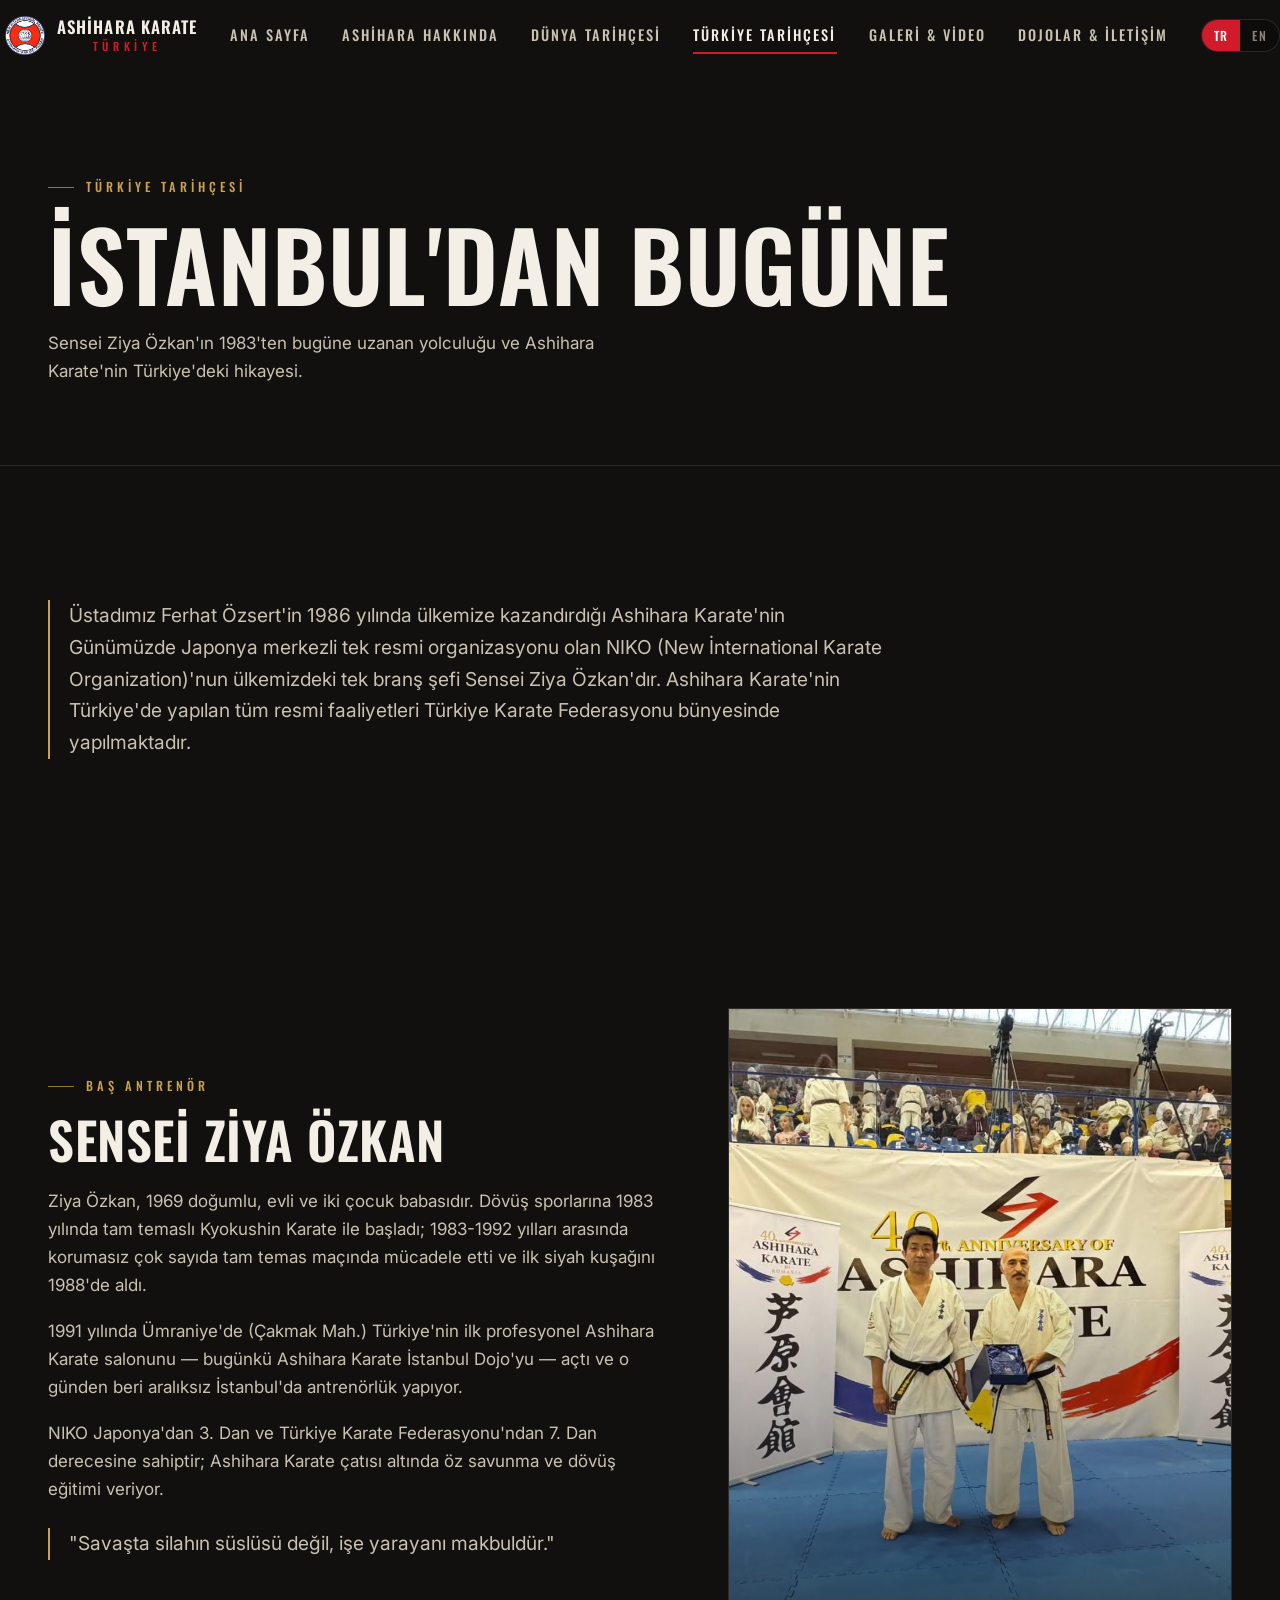
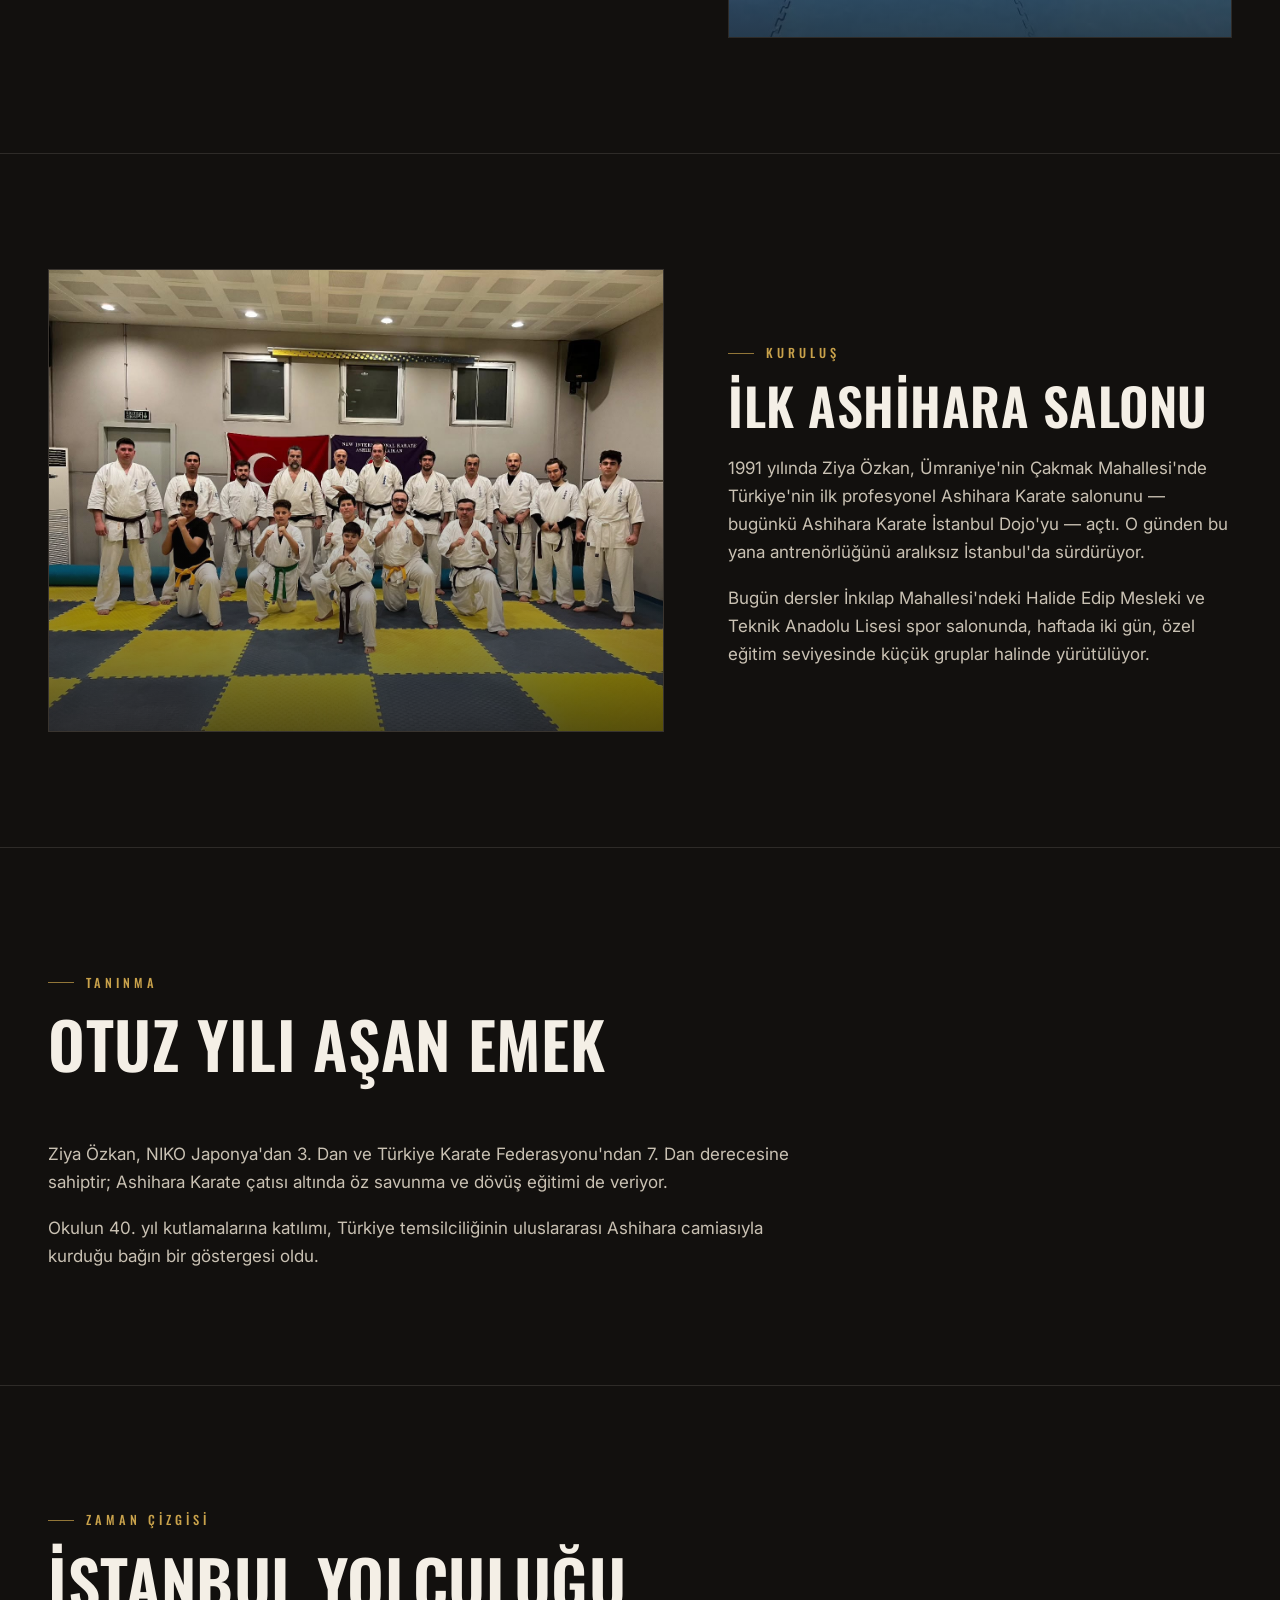
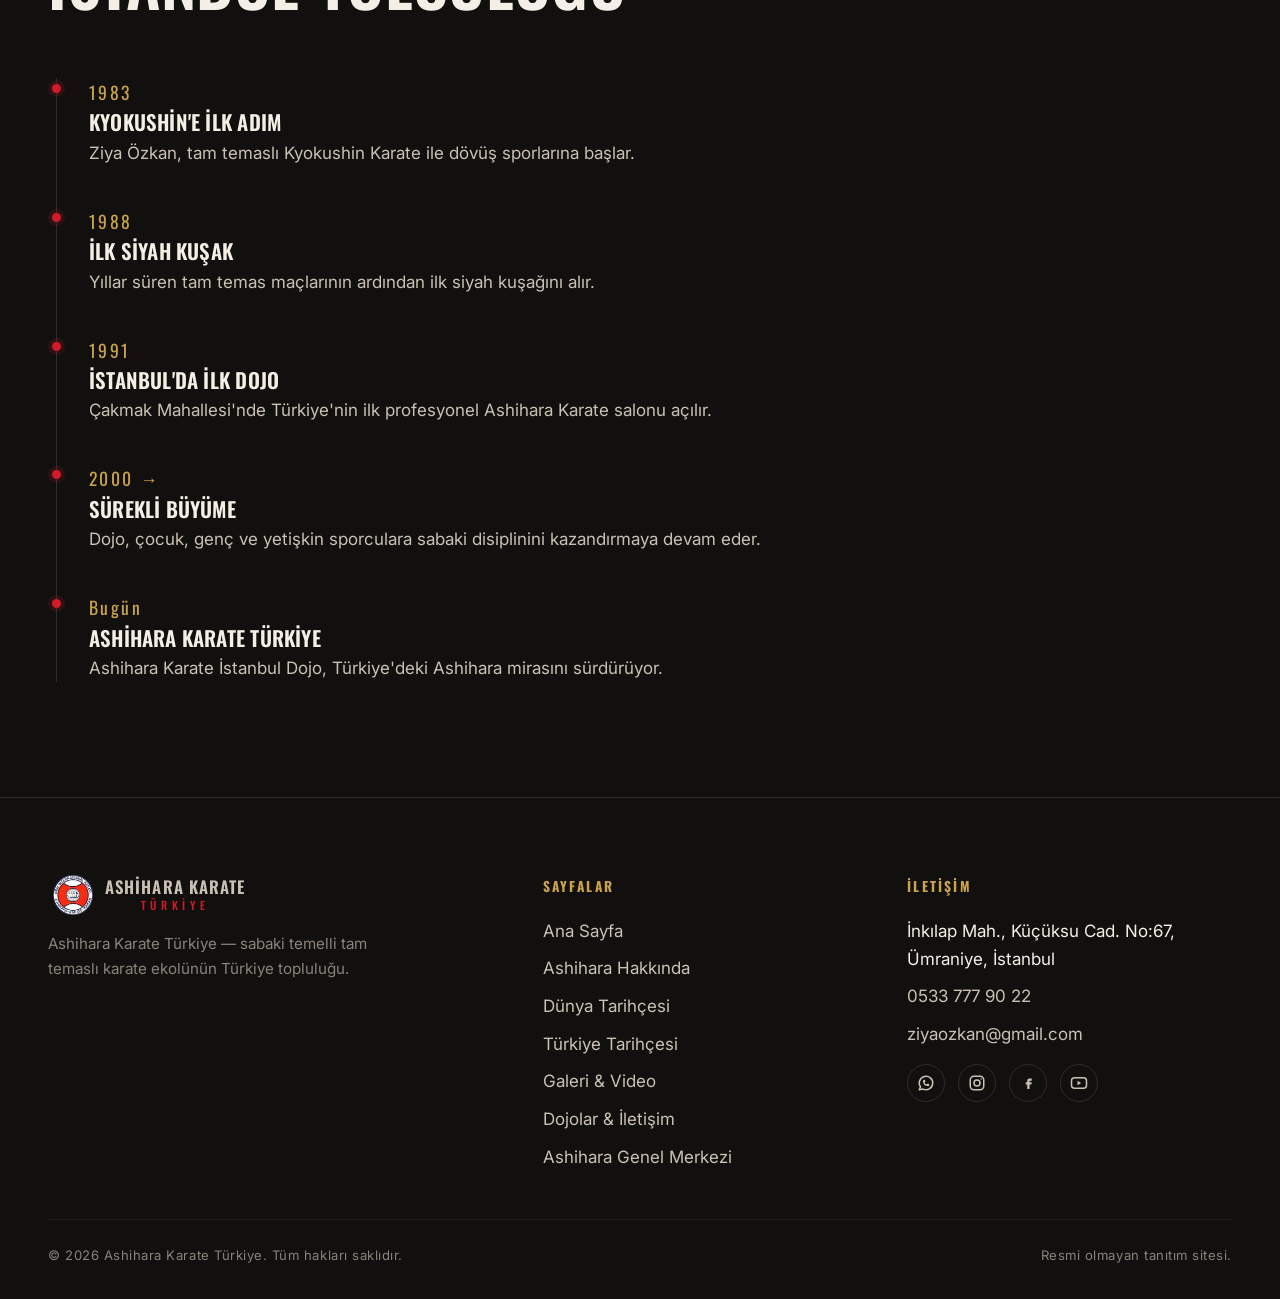
<file: turkiye-tarihcesi.html>
<!DOCTYPE html>
<html lang="tr" translate="no">
<head>
  <meta charset="UTF-8">
  <meta name="google" content="notranslate">
  <meta name="viewport" content="width=device-width, initial-scale=1.0">
  <style>html.i18n-hide body { visibility: hidden; }</style>
  <script>
    /* apply saved language before first paint to avoid a flash of the wrong language —
       kept first, ahead of any external stylesheet, so it never waits on a slow network request */
    (function () {
      var l = "tr";
      try { var s = localStorage.getItem("ak-lang"); if (s === "en" || s === "tr") l = s; } catch (e) {}
      document.documentElement.lang = l;
      if (l !== "tr") document.documentElement.classList.add("i18n-hide");
    })();
  </script>
  <title>Türkiye Tarihçesi · Ashihara Karate Türkiye</title>
  <meta name="description" content="Sensei Ziya Özkan'ın 1983'ten bugüne yolculuğu ve Ashihara Karate'nin 1991'den beri İstanbul'daki tarihi.">
  <link rel="canonical" href="https://ashiharakarate.com.tr/turkiye-tarihcesi.html">
  <meta property="og:type" content="website">
  <meta property="og:title" content="Türkiye Tarihçesi · Ashihara Karate Türkiye">
  <meta property="og:description" content="Sensei Ziya Özkan'ın 1983'ten bugüne yolculuğu ve Ashihara Karate'nin 1991'den beri İstanbul'daki tarihi.">
  <meta property="og:image" content="photos/event-08-40-yil-odul-toreni.jpg">
  <meta property="og:url" content="https://ashiharakarate.com.tr/turkiye-tarihcesi.html">
  <meta property="og:locale" content="tr_TR">
  <meta name="twitter:card" content="summary_large_image">
  <link rel="preconnect" href="https://fonts.googleapis.com">
  <link rel="preconnect" href="https://fonts.gstatic.com" crossorigin>
  <link href="https://fonts.googleapis.com/css2?family=Oswald:wght@400;500;600;700&family=Inter:wght@400;500;600&display=swap" rel="stylesheet">
  <link rel="stylesheet" href="assets/css/styles.css">
  <link rel="icon" href="assets/img/favicon.png" type="image/png">
</head>
<body data-title-key="nav.turkeyhistory">

  <header class="site-header">
    <nav class="nav wrap">
      <a class="brand" href="index.html" aria-label="Ashihara Karate Türkiye">
        <img class="brand__mark" src="assets/img/logo.png" alt="Ashihara Karate Türkiye" width="40" height="40">
        <span class="brand__text"><b>Ashihara Karate</b><span data-i18n="brand.sub">Türkiye</span></span>
      </a>
      <ul class="nav-links" id="nav-links">
        <li><a href="index.html" data-i18n="nav.home">Ana Sayfa</a></li>
        <li><a href="about.html" data-i18n="nav.about">Ashihara Hakkında</a></li>
        <li><a href="dunya-tarihcesi.html" data-i18n="nav.worldhistory">Dünya Tarihçesi</a></li>
        <li><a href="turkiye-tarihcesi.html" aria-current="page" data-i18n="nav.turkeyhistory">Türkiye Tarihçesi</a></li>
        <li><a href="gallery.html" data-i18n="nav.gallery">Galeri</a></li>
        <li><a href="dojos.html" data-i18n="nav.dojos">Dojolar &amp; İletişim</a></li>
      </ul>
      <div class="nav-right">
        <div class="lang-toggle" role="group" aria-label="Language / Dil">
          <button data-lang="tr" aria-pressed="true">TR</button>
          <button data-lang="en" aria-pressed="false">EN</button>
        </div>
        <button class="nav-toggle" aria-label="Menü" aria-expanded="false"><span></span><span></span><span></span></button>
      </div>
    </nav>
  </header>

  <main>
    <!-- page hero -->
    <section class="page-hero">
      <div class="wrap">
        <span class="eyebrow" data-i18n="thist.eyebrow">Türkiye Tarihçesi</span>
        <h1 data-i18n="thist.title">İstanbul'dan Bugüne</h1>
        <p data-i18n="thist.sub">Sensei Ziya Özkan'ın 1983'ten bugüne uzanan yolculuğu ve Ashihara Karate'nin Türkiye'deki hikayesi.</p>
      </div>
    </section>

    <!-- official representation -->
    <section class="section">
      <div class="wrap">
        <p class="lead reveal" style="max-width:70ch;border-left:2px solid var(--brass);padding-left:1.2rem;" data-i18n="thist.official.p1">Üstadımız Ferhat Özsert'in 1986 yılında ülkemize kazandırdığı Ashihara Karate'nin Günümüzde Japonya merkezli tek resmi organizasyonu olan NIKO (New İnternational Karate Organization)'nun ülkemizdeki tek branş şefi Sensei Ziya Özkan'dır. Ashihara Karate'nin Türkiye'de yapılan tüm resmi faaliyetleri Türkiye Karate Federasyonu bünyesinde yapılmaktadır.</p>
      </div>
    </section>

    <!-- sensei -->
    <section class="section">
      <div class="wrap split">
        <div class="reveal">
          <span class="eyebrow" data-i18n="thist.sensei.eyebrow">Baş Antrenör</span>
          <h2 style="font-size:clamp(2rem,5vw,3.2rem);margin:1rem 0 1.4rem;" data-i18n="thist.sensei.title">Sensei Ziya Özkan</h2>
          <div class="prose">
            <p data-i18n="thist.sensei.p1">Ziya Özkan, 1969 doğumlu, evli ve iki çocuk babasıdır. Dövüş sporlarına 1983 yılında tam temaslı Kyokushin Karate ile başladı; 1983-1992 yılları arasında korumasız çok sayıda tam temas maçında mücadele etti ve ilk siyah kuşağını 1988'de aldı.</p>
            <p data-i18n="thist.sensei.p2">1991 yılında Ümraniye'de (Çakmak Mah.) Türkiye'nin ilk profesyonel Ashihara Karate salonunu — bugünkü Ashihara Karate İstanbul Dojo'yu — açtı ve o günden beri aralıksız İstanbul'da antrenörlük yapıyor.</p>
            <p data-i18n="thist.sensei.p3">NIKO Japonya'dan 3. Dan ve Türkiye Karate Federasyonu'ndan 7. Dan derecesine sahiptir; Ashihara Karate çatısı altında öz savunma ve dövüş eğitimi veriyor.</p>
          </div>
          <p class="lead" style="margin-top:1.6rem;border-left:2px solid var(--brass);padding-left:1.2rem;" data-i18n="thist.sensei.quote">"Savaşta silahın süslüsü değil, işe yarayanı makbuldür."</p>
        </div>
        <div class="split__media reveal">
          <img data-photo-key="thist.sensei" src="photos/event-08-40-yil-odul-toreni.jpg" alt="Sensei Ziya Özkan — Ashihara Karate 40. Yıl ödül töreni" loading="lazy">
        </div>
      </div>
    </section>

    <!-- founding -->
    <section class="section" style="border-top:1px solid var(--line);">
      <div class="wrap split">
        <div class="split__media split__media--natural reveal">
          <img data-photo-key="thist.founding" src="photos/real-06-umraniye-toplu-foto.jpg" alt="Ümraniye dojosunda öğrenciler ve antrenörler" loading="lazy">
        </div>
        <div class="reveal">
          <span class="eyebrow" data-i18n="thist.founding.eyebrow">Kuruluş</span>
          <h2 style="font-size:clamp(2rem,5vw,3.2rem);margin:1rem 0 1.4rem;" data-i18n="thist.founding.title">İlk Ashihara Salonu</h2>
          <div class="prose">
            <p data-i18n="thist.founding.p1">1991 yılında Ziya Özkan, Ümraniye'nin Çakmak Mahallesi'nde Türkiye'nin ilk profesyonel Ashihara Karate salonunu — bugünkü Ashihara Karate İstanbul Dojo'yu — açtı. O günden bu yana antrenörlüğünü aralıksız İstanbul'da sürdürüyor.</p>
            <p data-i18n="thist.founding.p2">Bugün dersler İnkılap Mahallesi'ndeki Halide Edip Mesleki ve Teknik Anadolu Lisesi spor salonunda, haftada iki gün, özel eğitim seviyesinde küçük gruplar halinde yürütülüyor.</p>
          </div>
        </div>
      </div>
    </section>

    <!-- recognition -->
    <section class="section" style="border-top:1px solid var(--line);">
      <div class="wrap">
        <div class="section-head reveal">
          <span class="eyebrow" data-i18n="thist.recog.eyebrow">Tanınma</span>
          <h2 data-i18n="thist.recog.title">Otuz Yılı Aşan Emek</h2>
        </div>
        <div class="prose reveal" style="max-width:70ch;">
          <p data-i18n="thist.recog.p1">Ziya Özkan, NIKO Japonya'dan 3. Dan ve Türkiye Karate Federasyonu'ndan 7. Dan derecesine sahiptir; Ashihara Karate çatısı altında öz savunma ve dövüş eğitimi de veriyor.</p>
          <p data-i18n="thist.recog.p2">Okulun 40. yıl kutlamalarına katılımı, Türkiye temsilciliğinin uluslararası Ashihara camiasıyla kurduğu bağın bir göstergesi oldu.</p>
        </div>
      </div>
    </section>

    <!-- timeline -->
    <section class="section" style="border-top:1px solid var(--line);">
      <div class="wrap">
        <div class="section-head reveal">
          <span class="eyebrow" data-i18n="thist.tl.eyebrow">Zaman Çizgisi</span>
          <h2 data-i18n="thist.tl.title">İstanbul Yolculuğu</h2>
        </div>
        <div class="timeline">
          <div class="tl-item reveal">
            <span class="tl-year">1983</span>
            <h3 data-i18n="thist.tl.1.t">Kyokushin'e İlk Adım</h3>
            <p data-i18n="thist.tl.1.d">Ziya Özkan, tam temaslı Kyokushin Karate ile dövüş sporlarına başlar.</p>
          </div>
          <div class="tl-item reveal">
            <span class="tl-year">1988</span>
            <h3 data-i18n="thist.tl.2.t">İlk Siyah Kuşak</h3>
            <p data-i18n="thist.tl.2.d">Yıllar süren tam temas maçlarının ardından ilk siyah kuşağını alır.</p>
          </div>
          <div class="tl-item reveal">
            <span class="tl-year">1991</span>
            <h3 data-i18n="thist.tl.3.t">İstanbul'da İlk Dojo</h3>
            <p data-i18n="thist.tl.3.d">Çakmak Mahallesi'nde Türkiye'nin ilk profesyonel Ashihara Karate salonu açılır.</p>
          </div>
          <div class="tl-item reveal">
            <span class="tl-year" data-i18n="thist.tl.4.year">2000 →</span>
            <h3 data-i18n="thist.tl.4.t">Sürekli Büyüme</h3>
            <p data-i18n="thist.tl.4.d">Dojo, çocuk, genç ve yetişkin sporculara sabaki disiplinini kazandırmaya devam eder.</p>
          </div>
          <div class="tl-item reveal">
            <span class="tl-year" data-i18n="thist.tl.5.year">Bugün</span>
            <h3 data-i18n="thist.tl.5.t">Ashihara Karate Türkiye</h3>
            <p data-i18n="thist.tl.5.d">Ashihara Karate İstanbul Dojo, Türkiye'deki Ashihara mirasını sürdürüyor.</p>
          </div>
        </div>
      </div>
    </section>
  </main>

  <footer class="site-footer">
    <div class="wrap">
      <div class="footer-grid">
        <div class="footer-brand">
          <a class="brand" href="index.html" style="margin-bottom:1rem;">
            <img class="brand__mark" src="assets/img/logo.png" alt="Ashihara Karate Türkiye" width="40" height="40">
            <span class="brand__text"><b>Ashihara Karate</b><span data-i18n="brand.sub">Türkiye</span></span>
          </a>
          <p data-i18n="foot.about">Ashihara Karate Türkiye — sabaki temelli tam temaslı karate ekolünün Türkiye topluluğu.</p>
        </div>
        <div>
          <h4 data-i18n="foot.nav">Sayfalar</h4>
          <ul>
            <li><a href="index.html" data-i18n="nav.home">Ana Sayfa</a></li>
            <li><a href="about.html" data-i18n="nav.about">Ashihara Hakkında</a></li>
            <li><a href="dunya-tarihcesi.html" data-i18n="nav.worldhistory">Dünya Tarihçesi</a></li>
            <li><a href="turkiye-tarihcesi.html" data-i18n="nav.turkeyhistory">Türkiye Tarihçesi</a></li>
            <li><a href="gallery.html" data-i18n="nav.gallery">Galeri</a></li>
            <li><a href="dojos.html" data-i18n="nav.dojos">Dojolar &amp; İletişim</a></li>
            <li><a href="https://ashihara-karate.net" target="_blank" rel="noopener" data-i18n="foot.hq">Ashihara Genel Merkezi</a></li>
          </ul>
        </div>
        <div>
          <h4 data-i18n="foot.contact">İletişim</h4>
          <ul>
            <li>İnkılap Mah., Küçüksu Cad. No:67, Ümraniye, İstanbul</li>
            <li><a href="https://wa.me/905337779022?text=Merhaba%2C%20Ashihara%20Karate%20dersleri%20hakk%C4%B1nda%20bilgi%20almak%20istiyorum." data-i18n-attr="href:whatsapp.href" target="_blank" rel="noopener">0533 777 90 22</a></li>
            <li><a href="mailto:ziyaozkan@gmail.com">ziyaozkan@gmail.com</a></li>
          </ul>
          <div class="social" style="margin-top:1rem;">
            <a href="https://wa.me/905337779022?text=Merhaba%2C%20Ashihara%20Karate%20dersleri%20hakk%C4%B1nda%20bilgi%20almak%20istiyorum." data-i18n-attr="href:whatsapp.href" target="_blank" rel="noopener" aria-label="WhatsApp"><svg viewBox="0 0 24 24" fill="none" stroke="currentColor" stroke-width="2" stroke-linecap="round" stroke-linejoin="round"><path stroke="none" d="M0 0h24v24H0z" fill="none"/><path d="M3 21l1.65 -3.8a9 9 0 1 1 3.4 2.9l-5.05 .9"/><path d="M9 10a.5 .5 0 0 0 1 0v-1a.5 .5 0 0 0 -1 0v1a5 5 0 0 0 5 5h1a.5 .5 0 0 0 0 -1h-1a.5 .5 0 0 0 0 1"/></svg></a>
            <a href="https://www.instagram.com/ashiharakaikanturkiye/" target="_blank" rel="noopener" aria-label="Instagram"><svg viewBox="0 0 24 24" fill="none" stroke="currentColor" stroke-width="2"><rect x="3" y="3" width="18" height="18" rx="5"/><circle cx="12" cy="12" r="4"/><circle cx="17.5" cy="6.5" r="1" fill="currentColor" stroke="none"/></svg></a>
            <a href="https://www.facebook.com/ashiharakarateistanbul/" target="_blank" rel="noopener" aria-label="Facebook"><svg viewBox="0 0 24 24" fill="currentColor"><path d="M14 9h3V6h-3c-2 0-3 1-3 3v2H9v3h2v6h3v-6h2.5l.5-3H14V9z"/></svg></a>
            <a href="https://www.youtube.com/@senseiziyaozkan" target="_blank" rel="noopener" aria-label="YouTube"><svg viewBox="0 0 24 24" fill="none" stroke="currentColor" stroke-width="2"><rect x="2" y="5" width="20" height="14" rx="4"/><path d="M10 9l5 3-5 3V9z" fill="currentColor" stroke="none"/></svg></a>
          </div>
        </div>
      </div>
      <div class="footer-bottom">
        <span>© <span id="year">2026</span> Ashihara Karate Türkiye. <span data-i18n="foot.rights">Tüm hakları saklıdır.</span></span>
        <span data-i18n="foot.disclaimer">Resmi olmayan tanıtım sitesi.</span>
      </div>
    </div>
  </footer>

  <script src="assets/js/i18n.js"></script>
  <script src="assets/js/main.js"></script>
  <script src="assets/js/gallery.js"></script>
  <script src="assets/js/nav.js"></script>
  <script>document.getElementById("year").textContent = new Date().getFullYear();</script>
  <!-- Cloudflare Web Analytics --><script type='module' src='https://static.cloudflareinsights.com/beacon.min.js' data-cf-beacon='{"token": "84c758720a664337ac94611fdd1fabae"}'></script><!-- End Cloudflare Web Analytics -->
</body>
</html>
</file>
<file: assets/css/styles.css>
/* =========================================================================
   Ashihara Karate Türkiye — core stylesheet
   Concept: "Sabaki" (circular evasion). Dark martial-poster identity.
   ========================================================================= */

:root {
  --sumi:       #12100E;
  --ink:        #1B1714;
  --panel:      #1F1A16;
  --bone:       #F4EFE6;
  --bone-dim:   #C9C1B3;
  --stone:      #8A827A;
  --red:        #D11A2A;
  --red-deep:   #A01320;
  --brass:      #C9A24B;
  --line:       rgba(244, 239, 230, 0.12);
  --line-soft:  rgba(244, 239, 230, 0.07);

  --ff-display: "Oswald", "Arial Narrow", sans-serif;
  --ff-body:    "Inter", system-ui, -apple-system, "Segoe UI", sans-serif;

  --wrap: 1200px;
  --gutter: clamp(1.25rem, 4vw, 3rem);
  --nav-h: 72px;

  --ease: cubic-bezier(0.22, 0.61, 0.36, 1);
}

/* ---------- i18n no-flash guard ----------
   Set by the inline <head> script only when the stored language differs
   from the Turkish baked into the markup. Removed by i18n.js once the
   correct language is applied, so the wrong language never paints. */
html.i18n-hide body { visibility: hidden; }

/* ---------- reset ---------- */
*, *::before, *::after { box-sizing: border-box; }
html { -webkit-text-size-adjust: 100%; scroll-behavior: smooth; }
@media (prefers-reduced-motion: reduce) { html { scroll-behavior: auto; } }

body {
  margin: 0;
  background: var(--sumi);
  color: var(--bone);
  font-family: var(--ff-body);
  font-size: 17px;
  line-height: 1.65;
  -webkit-font-smoothing: antialiased;
  text-rendering: optimizeLegibility;
  overflow-x: hidden;
}

img { max-width: 100%; display: block; }
a { color: inherit; text-decoration: none; }
button { font-family: inherit; cursor: pointer; }

/* ---------- type ---------- */
h1, h2, h3, .display {
  font-family: var(--ff-display);
  font-weight: 600;
  line-height: 1.02;
  letter-spacing: 0.01em;
  text-transform: uppercase;
  margin: 0;
}

.eyebrow {
  font-family: var(--ff-display);
  font-weight: 500;
  text-transform: uppercase;
  letter-spacing: 0.32em;
  font-size: 0.78rem;
  color: var(--brass);
  display: inline-flex;
  align-items: center;
  gap: 0.75rem;
}
.eyebrow::before {
  content: "";
  width: 26px; height: 1px;
  background: var(--brass);
  opacity: 0.7;
}

.lead { font-size: 1.2rem; color: var(--bone-dim); max-width: 60ch; }

.accent { color: var(--red); }

/* ---------- layout ---------- */
.wrap { width: min(100% - var(--gutter) * 2, var(--wrap)); margin-inline: auto; }
.section { padding: clamp(4rem, 9vw, 8rem) 0; position: relative; }
.section--tight { padding: clamp(3rem, 6vw, 5rem) 0; }

.section-head { max-width: 62ch; margin-bottom: clamp(2.5rem, 5vw, 4rem); }
.section-head h2 { font-size: clamp(2.2rem, 6vw, 4rem); margin-top: 1.1rem; }

/* ---------- header / nav ---------- */
.site-header {
  position: fixed; inset: 0 0 auto 0; z-index: 50;
  height: var(--nav-h);
  display: flex; align-items: center;
  background: rgba(18, 16, 14, 0);
  border-bottom: 1px solid transparent;
  transition: background 0.4s var(--ease), border-color 0.4s var(--ease);
}
.site-header.is-scrolled {
  background: rgba(18, 16, 14, 0.86);
  backdrop-filter: blur(14px);
  border-bottom-color: var(--line);
}
.nav { display: flex; align-items: center; justify-content: space-between; gap: 1.5rem; width: 100%; }

.brand { display: flex; align-items: center; gap: 0.8rem; }
.brand__mark { height: 40px; width: auto; max-width: 150px; object-fit: contain; flex: none; margin-left: 0.3rem; }
.brand__mark .ring-spin { transform-origin: 50% 50%; animation: spin 26s linear infinite; }
.brand__text { display: flex; flex-direction: column; align-items: center; line-height: 1; gap: 0.3rem; }
.brand__text b {
  font-family: var(--ff-display); font-weight: 600; font-size: 1.05rem;
  letter-spacing: 0.06em; text-transform: uppercase;
}
.brand__text span {
  font-family: var(--ff-display); font-weight: 500; font-size: 0.7rem;
  letter-spacing: 0.42em; color: var(--red); text-transform: uppercase;
}

.nav-links { display: flex; align-items: center; gap: 2rem; list-style: none; margin: 0; padding: 0; }
.nav-links a {
  font-family: var(--ff-display); text-transform: uppercase;
  letter-spacing: 0.14em; font-size: 0.9rem; font-weight: 500;
  color: var(--bone-dim); position: relative; padding: 0.4rem 0;
  transition: color 0.25s var(--ease);
}
.nav-links a::after {
  content: ""; position: absolute; left: 0; bottom: -2px; height: 2px; width: 0;
  background: var(--red); transition: width 0.3s var(--ease);
}
.nav-links a:hover, .nav-links a[aria-current="page"] { color: var(--bone); }
.nav-links a:hover::after, .nav-links a[aria-current="page"]::after { width: 100%; }

.nav-right { display: flex; align-items: center; gap: 1rem; }

.lang-toggle {
  display: inline-flex; border: 1px solid var(--line); border-radius: 999px;
  overflow: hidden; background: rgba(0,0,0,0.2);
}
.lang-toggle button {
  border: 0; background: transparent; color: var(--stone);
  font-family: var(--ff-display); font-weight: 500; letter-spacing: 0.1em;
  font-size: 0.78rem; padding: 0.4rem 0.75rem; transition: all 0.25s var(--ease);
}
.lang-toggle button[aria-pressed="true"] { background: var(--red); color: #fff; }

.nav-toggle {
  display: none; background: transparent; border: 0; padding: 0.4rem;
  color: var(--bone); flex-direction: column; gap: 5px;
}
.nav-toggle span { width: 24px; height: 2px; background: currentColor; transition: 0.3s var(--ease); }

/* ---------- buttons ---------- */
.btn {
  display: inline-flex; align-items: center; gap: 0.6rem;
  font-family: var(--ff-display); text-transform: uppercase; letter-spacing: 0.12em;
  font-weight: 500; font-size: 0.92rem;
  padding: 0.85rem 1.6rem; border: 1px solid transparent; border-radius: 2px;
  transition: transform 0.2s var(--ease), background 0.25s var(--ease), color 0.25s var(--ease);
}
.btn:hover { transform: translateY(-2px); }
.btn--primary { background: var(--red); color: #fff; }
.btn--primary:hover { background: var(--red-deep); }
.btn--ghost { border-color: var(--line); color: var(--bone); }
.btn--ghost:hover { border-color: var(--brass); color: var(--brass); }
.btn svg { width: 16px; height: 16px; }

/* ---------- hero ---------- */
.hero {
  min-height: 100svh; display: flex; align-items: center;
  position: relative; overflow: hidden;
  padding-top: var(--nav-h);
}
.hero__bg-ring {
  position: absolute; right: -14vw; top: 50%; transform: translateY(-50%);
  width: min(92vh, 780px); aspect-ratio: 1; pointer-events: none;
  opacity: 0.9;
}
.hero__bg-ring .ring-spin { transform-origin: 50% 50%; animation: spin 60s linear infinite; }
.hero__bg-ring .ring-spin--rev { animation: spin 44s linear infinite reverse; }
.hero__kanji {
  position: absolute; right: 4vw; bottom: 6vh;
  font-family: var(--ff-display); font-size: clamp(6rem, 22vw, 20rem);
  color: var(--line-soft); line-height: 0.8; pointer-events: none; user-select: none;
  writing-mode: vertical-rl; letter-spacing: -0.05em;
}
.hero__inner { position: relative; z-index: 2; max-width: 46rem; }
.hero__title {
  font-size: clamp(3rem, 11vw, 8.5rem);
  line-height: 1.15;
  margin: 1.5rem 0;
}
.hero__title .line { display: block; overflow: hidden; }
.hero__title .word { display: inline-block; }
.hero__sub { max-width: 46ch; margin-bottom: 2.4rem; }
.hero__actions { display: flex; flex-wrap: wrap; gap: 1rem; }

.hero__scroll {
  position: absolute; left: var(--gutter); bottom: 2rem; z-index: 2;
  font-family: var(--ff-display); text-transform: uppercase; letter-spacing: 0.3em;
  font-size: 0.72rem; color: var(--stone); display: flex; align-items: center; gap: 0.8rem;
}
.hero__scroll::after {
  content: ""; width: 44px; height: 1px; background: var(--stone);
  animation: scroll-line 2.2s var(--ease) infinite;
}

/* ---------- stat strip ---------- */
.stats {
  display: grid; grid-template-columns: repeat(4, 1fr);
  border-top: 1px solid var(--line); border-bottom: 1px solid var(--line);
}
.stat { padding: clamp(1.6rem, 4vw, 2.6rem) 1rem; text-align: center; border-left: 1px solid var(--line-soft); }
.stat:first-child { border-left: 0; }
.stat b { font-family: var(--ff-display); font-size: clamp(2.2rem, 5vw, 3.4rem); display: block; color: var(--bone); }
.stat span { font-size: 0.8rem; letter-spacing: 0.18em; text-transform: uppercase; color: var(--stone); }

/* ---------- feature cards (sabaki principles) ---------- */
.cards { display: grid; grid-template-columns: repeat(3, 1fr); gap: 1.25rem; }
.card {
  border: 1px solid var(--line); background: var(--ink);
  padding: 2rem 1.8rem 2.2rem; position: relative; overflow: hidden;
  transition: border-color 0.3s var(--ease), transform 0.3s var(--ease);
}
.card:hover { border-color: var(--brass); transform: translateY(-4px); }
.card__num {
  font-family: var(--ff-display); font-size: 0.8rem; letter-spacing: 0.2em;
  color: var(--red);
}
.card h3 { font-size: 1.5rem; margin: 0.8rem 0 0.6rem; }
.card p { color: var(--bone-dim); font-size: 0.98rem; margin: 0; }
.card__glyph {
  position: absolute; right: -20px; bottom: -20px; width: 120px; height: 120px;
  opacity: 0.06; color: var(--bone);
}

/* ---------- split content ---------- */
.split { display: grid; grid-template-columns: 1.1fr 0.9fr; gap: clamp(2rem, 5vw, 4.5rem); align-items: center; }
.split__media { position: relative; aspect-ratio: 4 / 5; border: 1px solid var(--line); overflow: hidden; }
.split__media img { width: 100%; height: 100%; object-fit: cover; }
.split__media--natural { aspect-ratio: auto; background: var(--panel); }
.split__media--natural img { height: auto; object-fit: contain; }
.split__media::after {
  content: ""; position: absolute; inset: 0;
  background: linear-gradient(180deg, transparent 40%, rgba(18,16,14,0.7));
}
.prose p { color: var(--bone-dim); margin: 0 0 1.1rem; }
.prose p:last-child { margin-bottom: 0; }

/* ---------- timeline (about) ---------- */
.timeline { border-left: 1px solid var(--line); margin-left: 0.5rem; }
.tl-item { position: relative; padding: 0 0 2.5rem 2rem; }
.tl-item::before {
  content: ""; position: absolute; left: -5px; top: 6px; width: 9px; height: 9px;
  border-radius: 999px; background: var(--red); box-shadow: 0 0 0 4px rgba(209,26,42,0.15);
}
.tl-item:last-child { padding-bottom: 0; }
.tl-year { font-family: var(--ff-display); color: var(--brass); letter-spacing: 0.14em; font-size: 1.1rem; }
.tl-item h3 { font-size: 1.3rem; margin: 0.2rem 0 0.4rem; }
.tl-item p { color: var(--bone-dim); margin: 0; }

/* ---------- gallery ---------- */
.gallery-filters { display: flex; flex-wrap: wrap; gap: 0.6rem; margin-bottom: 2rem; }
.filter-btn {
  background: transparent; border: 1px solid var(--line); color: var(--bone-dim);
  font-family: var(--ff-display); text-transform: uppercase; letter-spacing: 0.12em;
  font-size: 0.82rem; padding: 0.5rem 1.1rem; border-radius: 999px;
  transition: all 0.25s var(--ease);
}
.filter-btn:hover { color: var(--bone); border-color: var(--stone); }
.filter-btn[aria-pressed="true"] { background: var(--bone); color: var(--sumi); border-color: var(--bone); }

.gallery-grid {
  columns: 3; column-gap: 1rem;
}
.gallery-item {
  break-inside: avoid; margin-bottom: 1rem; position: relative; overflow: hidden;
  border: 1px solid var(--line); background: var(--ink); cursor: zoom-in;
  opacity: 0; transform: translateY(16px);
}
.gallery-item.is-in { opacity: 1; transform: none; transition: opacity 0.6s var(--ease), transform 0.6s var(--ease); }
.gallery-item img { width: 100%; height: auto; transition: transform 0.5s var(--ease), filter 0.5s var(--ease); }
.gallery-item:hover img { transform: scale(1.05); }
.gallery-item__cap {
  position: absolute; inset: auto 0 0 0; padding: 1.2rem 1rem 0.9rem;
  background: linear-gradient(transparent, rgba(18,16,14,0.9));
  font-family: var(--ff-display); text-transform: uppercase; letter-spacing: 0.1em;
  font-size: 0.85rem; opacity: 0; transform: translateY(8px);
  transition: 0.3s var(--ease);
}
.gallery-item:hover .gallery-item__cap { opacity: 1; transform: none; }

.gallery-empty {
  border: 1px dashed var(--line); padding: 3rem 2rem; text-align: center; color: var(--stone);
}
.gallery-empty code { color: var(--brass); background: var(--ink); padding: 0.15em 0.5em; border-radius: 3px; }

/* ---------- videos ---------- */
.video-grid { display: grid; grid-template-columns: repeat(3, 1fr); gap: 1.25rem; }
.video-embed {
  position: relative; aspect-ratio: 16 / 9; background: #000;
  border: 1px solid var(--line); overflow: hidden;
  transition: border-color 0.3s var(--ease);
}
.video-embed:hover { border-color: var(--brass); }
.video-embed iframe { position: absolute; inset: 0; width: 100%; height: 100%; border: 0; }
.video-caption {
  margin-top: 0.6rem; font-family: var(--ff-display); text-transform: uppercase;
  letter-spacing: 0.08em; font-size: 0.92rem; color: var(--bone-dim);
}
.videos-more { margin-top: 2.5rem; }

/* ---------- lightbox ---------- */
.lightbox {
  position: fixed; inset: 0; z-index: 100; display: none;
  align-items: center; justify-content: center;
  background: rgba(9, 8, 7, 0.94); backdrop-filter: blur(6px);
}
.lightbox.is-open { display: flex; }
.lightbox img { max-width: 90vw; max-height: 82vh; object-fit: contain; border: 1px solid var(--line); }
.lightbox__cap { position: absolute; bottom: 1.6rem; left: 0; right: 0; text-align: center; color: var(--bone-dim); font-size: 0.9rem; }
.lb-btn {
  position: absolute; background: transparent; border: 1px solid var(--line); color: var(--bone);
  width: 52px; height: 52px; border-radius: 999px; display: grid; place-items: center;
  transition: all 0.25s var(--ease);
}
.lb-btn:hover { border-color: var(--red); color: var(--red); }
.lb-btn svg { width: 20px; height: 20px; }
.lb-close { top: 1.4rem; right: 1.4rem; }
.lb-prev { left: 1.4rem; top: 50%; transform: translateY(-50%); }
.lb-next { right: 1.4rem; top: 50%; transform: translateY(-50%); }

/* ---------- dojos / contact ---------- */
.dojo-grid { display: grid; grid-template-columns: repeat(2, 1fr); gap: 1.25rem; }
.dojo {
  border: 1px solid var(--line); background: var(--ink); padding: 1.8rem;
  display: flex; flex-direction: column; gap: 0.4rem;
  transition: border-color 0.3s var(--ease);
}
.dojo:hover { border-color: var(--brass); }
.dojo__city { font-family: var(--ff-display); text-transform: uppercase; letter-spacing: 0.14em; color: var(--brass); font-size: 0.82rem; }
.dojo h3 { font-size: 1.4rem; }
.dojo p { color: var(--bone-dim); margin: 0; font-size: 0.96rem; }
.dojo a.dojo__link { color: var(--red); font-weight: 500; }

.contact-grid { display: grid; grid-template-columns: 1fr 1fr; gap: clamp(2rem, 5vw, 4rem); }
.field { display: flex; flex-direction: column; gap: 0.4rem; margin-bottom: 1.1rem; }
.field label { font-family: var(--ff-display); text-transform: uppercase; letter-spacing: 0.12em; font-size: 0.8rem; color: var(--bone-dim); }
.field input, .field textarea {
  background: var(--ink); border: 1px solid var(--line); color: var(--bone);
  padding: 0.85rem 1rem; font-family: inherit; font-size: 1rem; border-radius: 2px;
  transition: border-color 0.25s var(--ease);
}
.field input:focus, .field textarea:focus { outline: none; border-color: var(--red); }
.field textarea { resize: vertical; min-height: 130px; }
.contact-info li { display: flex; gap: 0.9rem; padding: 0.9rem 0; border-bottom: 1px solid var(--line-soft); list-style: none; }
.contact-info ul { margin: 0; padding: 0; }
.contact-info svg { width: 20px; height: 20px; color: var(--red); flex: none; margin-top: 3px; }
.contact-info b { font-family: var(--ff-display); letter-spacing: 0.06em; display: block; }
.contact-info span { color: var(--bone-dim); font-size: 0.95rem; }

/* ---------- footer ---------- */
.site-footer { border-top: 1px solid var(--line); padding: clamp(3rem, 6vw, 5rem) 0 2rem; }
.footer-grid { display: grid; grid-template-columns: 1.4fr 1fr 1fr; gap: 2.5rem; margin-bottom: 3rem; }
.footer-grid h4 { font-family: var(--ff-display); text-transform: uppercase; letter-spacing: 0.16em; font-size: 0.85rem; color: var(--brass); margin: 0 0 1.2rem; }
.footer-grid ul { list-style: none; margin: 0; padding: 0; display: flex; flex-direction: column; gap: 0.6rem; }
.footer-grid a { color: var(--bone-dim); transition: color 0.25s var(--ease); }
.footer-grid a:hover { color: var(--bone); }
.footer-brand p { color: var(--stone); max-width: 34ch; font-size: 0.95rem; }
.footer-bottom {
  display: flex; justify-content: space-between; flex-wrap: wrap; gap: 1rem;
  padding-top: 1.6rem; border-top: 1px solid var(--line-soft);
  color: var(--stone); font-size: 0.82rem; letter-spacing: 0.04em;
}
.social { display: flex; gap: 0.8rem; }
.social a { width: 38px; height: 38px; border: 1px solid var(--line); border-radius: 999px; display: grid; place-items: center; color: var(--bone-dim); transition: all 0.25s var(--ease); }
.social a:hover { border-color: var(--red); color: var(--red); }
.social svg { width: 18px; height: 18px; }

/* ---------- page hero (interior pages) ---------- */
.page-hero { padding: calc(var(--nav-h) + clamp(3rem, 8vw, 6rem)) 0 clamp(2.5rem, 5vw, 4rem); position: relative; }
.page-hero h1 { font-size: clamp(2.6rem, 8vw, 6rem); margin: 1rem 0 1rem; }
.page-hero p { max-width: 56ch; color: var(--bone-dim); }
.page-hero::after {
  content: ""; position: absolute; left: 0; right: 0; bottom: 0; height: 1px; background: var(--line);
}

/* ---------- reveal-on-scroll ---------- */
.reveal { opacity: 0; transform: translateY(24px); }
.reveal.is-in { opacity: 1; transform: none; transition: opacity 0.7s var(--ease), transform 0.7s var(--ease); }

/* ---------- animations ---------- */
@keyframes spin { to { transform: rotate(360deg); } }
@keyframes scroll-line { 0%, 100% { transform: scaleX(0.3); opacity: 0.4; } 50% { transform: scaleX(1); opacity: 1; } }

@media (prefers-reduced-motion: reduce) {
  .ring-spin, .ring-spin--rev { animation: none !important; }
  .hero__scroll::after { animation: none; }
  .reveal, .gallery-item { opacity: 1 !important; transform: none !important; }
}

/* ---------- responsive ---------- */
@media (max-width: 960px) {
  .split { grid-template-columns: 1fr; }
  .footer-grid { grid-template-columns: 1fr 1fr; }
  .contact-grid { grid-template-columns: 1fr; }
  .gallery-grid { columns: 2; }
  .video-grid { grid-template-columns: repeat(2, 1fr); }
}
@media (max-width: 720px) {
  .nav-links, .hero__scroll { display: none; }
  .nav-links.is-open {
    display: flex; position: fixed; inset: var(--nav-h) 0 auto 0; flex-direction: column;
    background: rgba(18,16,14,0.97); padding: 1.5rem var(--gutter); gap: 1.2rem;
    border-bottom: 1px solid var(--line);
  }
  .nav-toggle { display: flex; }
  .stats { grid-template-columns: repeat(2, 1fr); }
  .cards { grid-template-columns: 1fr; }
  .dojo-grid { grid-template-columns: 1fr; }
  .footer-grid { grid-template-columns: 1fr; }
  .hero__kanji { display: none; }
  .video-grid { grid-template-columns: 1fr; }
}
@media (max-width: 480px) {
  .gallery-grid { columns: 1; }
}
</file>
<file: admin/admin.css>
:root {
  --sumi: #12100e;
  --ink: #1b1714;
  --panel: #1f1a16;
  --bone: #f4efe6;
  --bone-dim: #c9c1b3;
  --stone: #8a827a;
  --red: #d11a2a;
  --brass: #c9a24b;
  --line: rgba(244, 239, 230, 0.12);
  --line-soft: rgba(244, 239, 230, 0.07);
  --ff-display: "Oswald", "Arial Narrow", sans-serif;
  --ff-body: "Inter", system-ui, sans-serif;
}

* { box-sizing: border-box; }
html, body { margin: 0; padding: 0; }
body {
  background: var(--sumi);
  color: var(--bone);
  font-family: var(--ff-body);
  height: 100vh;
  overflow: hidden;
}
input, textarea, select, button { font-family: inherit; }
a { color: var(--red); }

.eyebrow {
  font-family: var(--ff-display);
  font-weight: 500;
  letter-spacing: 0.28em;
  text-transform: uppercase;
  font-size: 11px;
  color: var(--brass);
}
.h1 {
  font-family: var(--ff-display);
  text-transform: uppercase;
  font-weight: 600;
  font-size: 28px;
  margin: 0 0 6px;
}
.sub { color: var(--bone-dim); font-size: 14px; margin: 0; }

.pill-wrap {
  display: inline-flex;
  border: 1px solid var(--line);
  border-radius: 999px;
  overflow: hidden;
  background: rgba(0, 0, 0, 0.2);
  flex: none;
}
.pill {
  border: 0;
  background: transparent;
  color: var(--stone);
  font-family: var(--ff-display);
  font-weight: 500;
  letter-spacing: 0.1em;
  font-size: 11px;
  padding: 7px 14px;
  text-transform: uppercase;
  cursor: pointer;
}
.pill.is-on { background: var(--red); color: #fff; }

.btn {
  display: inline-flex;
  align-items: center;
  gap: 8px;
  background: var(--red);
  color: #fff;
  border: 0;
  padding: 11px 20px;
  border-radius: 4px;
  font-family: var(--ff-display);
  font-weight: 500;
  letter-spacing: 0.08em;
  text-transform: uppercase;
  font-size: 12.5px;
  cursor: pointer;
  text-decoration: none;
}
.btn:disabled { opacity: 0.5; cursor: default; }
.btn--ghost {
  background: transparent;
  border: 1px solid var(--line);
  color: var(--bone);
}

/* ---------- login screen ---------- */
.login-screen {
  position: fixed;
  inset: 0;
  display: flex;
  background: var(--sumi);
}
.login-hero {
  flex: 1.15;
  position: relative;
  background: linear-gradient(160deg, var(--ink), var(--sumi));
  display: flex;
  flex-direction: column;
  justify-content: space-between;
  padding: 56px;
  overflow: hidden;
}
.login-hero__kanji {
  position: absolute;
  right: -2vw;
  bottom: -8vh;
  font-family: var(--ff-display);
  font-size: 26rem;
  line-height: 0.8;
  color: rgba(244, 239, 230, 0.05);
  writing-mode: vertical-rl;
  letter-spacing: -0.05em;
  pointer-events: none;
}
.login-hero__brand { position: relative; z-index: 1; display: flex; align-items: center; gap: 10px; }
.login-hero__brand img { height: 40px; width: auto; max-width: 150px; object-fit: contain; flex: none; }
.login-hero__brandtext { display: flex; flex-direction: column; align-items: center; line-height: 1; gap: 3px; }
.login-hero__brandtext b {
  font-family: var(--ff-display);
  font-weight: 600;
  color: var(--bone);
  letter-spacing: 0.06em;
  text-transform: uppercase;
  font-size: 15px;
}
.login-hero__brandtext span {
  font-family: var(--ff-display);
  font-weight: 500;
  color: var(--red);
  letter-spacing: 0.36em;
  text-transform: uppercase;
  font-size: 10px;
}
.login-hero__title { position: relative; z-index: 1; max-width: 34rem; }
.login-hero__title h1 {
  font-family: var(--ff-display);
  font-weight: 600;
  text-transform: uppercase;
  color: var(--bone);
  font-size: clamp(2.2rem, 4.5vw, 3.6rem);
  line-height: 1.08;
  margin: 18px 0 0;
}
.login-hero__addr { position: relative; z-index: 1; color: var(--stone); font-size: 13px; }

.login-panel-wrap {
  flex: 0.85;
  position: relative;
  display: flex;
  align-items: center;
  justify-content: center;
  background: var(--ink);
}
.login-panel-wrap .pill-wrap { position: absolute; top: 28px; right: 28px; }
.login-panel {
  width: 380px;
  max-width: 88vw;
  background: var(--panel);
  border: 1px solid var(--line);
  border-radius: 6px;
  padding: 44px 36px;
}
.login-panel h2 {
  font-family: var(--ff-display);
  font-weight: 600;
  text-transform: uppercase;
  color: var(--bone);
  font-size: 28px;
  margin: 12px 0 10px;
}
.login-panel p { color: var(--bone-dim); font-size: 14px; line-height: 1.6; margin: 0 0 28px; }
.login-panel .btn { width: 100%; justify-content: center; padding: 14px; }
.login-note { color: var(--stone); font-size: 11.5px; line-height: 1.6; margin: 20px 0 0; }
.login-error {
  color: var(--red);
  font-size: 12.5px;
  font-weight: 600;
  margin: 14px 0 0;
}

/* ---------- app shell ---------- */
.app-shell { position: fixed; inset: 0; display: flex; font-family: var(--ff-body); background: var(--sumi); color: var(--bone); }

.sidebar { width: 260px; flex: none; background: var(--ink); border-right: 1px solid var(--line); display: flex; flex-direction: column; }
.sidebar__brand { display: flex; align-items: center; gap: 10px; padding: 22px 20px; border-bottom: 1px solid var(--line); }
.sidebar__brand img { height: 34px; width: auto; max-width: 120px; object-fit: contain; flex: none; }
.sidebar__brandtext { display: flex; flex-direction: column; align-items: center; line-height: 1; gap: 2px; min-width: 0; }
.sidebar__brandtext b { font-family: var(--ff-display); font-weight: 600; color: var(--bone); letter-spacing: 0.05em; text-transform: uppercase; font-size: 13px; white-space: nowrap; }
.sidebar__brandtext span { font-family: var(--ff-display); font-weight: 500; color: var(--red); letter-spacing: 0.3em; text-transform: uppercase; font-size: 9px; }

.sidebar__nav { flex: 1; overflow: auto; padding: 16px 0; }
.nav-item {
  display: flex;
  align-items: center;
  gap: 10px;
  padding: 12px 20px;
  border-left: 3px solid transparent;
  font-family: var(--ff-display);
  font-size: 12.5px;
  letter-spacing: 0.07em;
  text-transform: uppercase;
  cursor: pointer;
  color: var(--stone);
}
.nav-item.is-on { border-left-color: var(--red); background: rgba(209, 26, 42, 0.08); color: var(--bone); }
.nav-item__chevron { margin-left: auto; color: var(--stone); font-size: 11px; }

.nav-sub { display: flex; align-items: center; gap: 8px; padding: 9px 20px 9px 34px; font-size: 12px; cursor: pointer; color: var(--stone); border-left: 3px solid transparent; }
.nav-sub.is-on { background: rgba(244, 239, 230, 0.06); color: var(--bone); border-left-color: var(--brass); }
.nav-sub__label { overflow: hidden; text-overflow: ellipsis; white-space: nowrap; }
.nav-sub__count { margin-left: auto; font-family: var(--ff-display); font-size: 10px; color: var(--stone); }

.sidebar__foot { padding: 18px 20px; border-top: 1px solid var(--line); display: flex; align-items: center; gap: 10px; }
.avatar { width: 34px; height: 34px; border-radius: 50%; background: var(--red); color: #fff; display: flex; align-items: center; justify-content: center; flex: none; overflow: hidden; }
.avatar img { width: 100%; height: 100%; object-fit: cover; }
.sidebar__user { display: flex; flex-direction: column; line-height: 1.25; min-width: 0; flex: 1; }
.sidebar__user span:first-child { font-size: 12.5px; color: var(--bone); white-space: nowrap; overflow: hidden; text-overflow: ellipsis; }
.sidebar__user span.logout { font-size: 11px; color: var(--stone); cursor: pointer; }

.main { flex: 1; display: flex; flex-direction: column; min-width: 0; }
.topbar { height: 64px; flex: none; display: flex; align-items: center; justify-content: space-between; padding: 0 32px; border-bottom: 1px solid var(--line); background: var(--ink); }
.topbar__crumb { font-family: var(--ff-display); text-transform: uppercase; letter-spacing: 0.1em; font-size: 12.5px; color: var(--stone); }
.topbar__actions { display: flex; align-items: center; gap: 16px; }
.topbar__actions .btn--ghost { padding: 9px 16px; font-size: 12px; }

.content { flex: 1; overflow: auto; padding: 40px 44px; }

/* ---------- overview ---------- */
.stat-grid { display: grid; grid-template-columns: repeat(auto-fit, minmax(140px, 1fr)); gap: 1px; background: var(--line); border: 1px solid var(--line); border-radius: 6px; overflow: hidden; margin-bottom: 36px; }
.stat-card { background: var(--panel); padding: 22px 20px; }
.stat-card__value { font-family: var(--ff-display); font-size: 32px; font-weight: 600; }
.stat-card__label { font-size: 10.5px; letter-spacing: 0.12em; text-transform: uppercase; color: var(--stone); margin-top: 6px; }

.act-grid { display: grid; grid-template-columns: repeat(auto-fit, minmax(200px, 1fr)); gap: 18px; margin-bottom: 36px; }
.act-card { background: var(--panel); border: 1px solid var(--line); border-radius: 6px; padding: 22px; cursor: pointer; transition: border-color 0.15s ease; }
.act-card:hover { border-color: var(--brass); }
.act-card__num { font-family: var(--ff-display); font-size: 11px; letter-spacing: 0.14em; text-transform: uppercase; color: var(--red); margin-bottom: 8px; }
.act-card h3 { font-family: var(--ff-display); text-transform: uppercase; font-size: 16px; margin: 0 0 6px; }
.act-card p { color: var(--bone-dim); font-size: 13px; margin: 0; }

.info-grid { display: grid; grid-template-columns: 1.6fr 1fr; gap: 20px; }
.info-card { background: var(--panel); border: 1px solid var(--line); border-radius: 6px; padding: 24px; }
.info-card h3 { font-family: var(--ff-display); text-transform: uppercase; letter-spacing: 0.1em; font-size: 13px; color: var(--brass); margin: 0 0 16px; }

/* ---------- site text ---------- */
.group-head { display: flex; justify-content: space-between; align-items: flex-start; gap: 20px; margin-bottom: 6px; }
.group-head__actions { display: flex; align-items: center; gap: 12px; flex: none; }
.preview-hint { font-size: 12px; color: var(--stone); margin: 10px 0 20px; }

.pte-iframe { width: 100%; height: 68vh; border: 1px solid var(--line); border-radius: 8px; display: block; background: var(--sumi); }

.wa-box { border: 1px solid var(--line); border-radius: 8px; padding: 12px 14px; margin-bottom: 14px; background: var(--panel); }
.wa-box__label { font-size: 0.8rem; font-weight: 600; color: var(--bone-dim); margin-bottom: 8px; }
.wa-row { display: flex; align-items: center; gap: 8px; margin-bottom: 6px; font-size: 0.85rem; }
.wa-row span { width: 70px; flex-shrink: 0; color: var(--stone); }
.wa-row input { flex: 1; padding: 6px 8px; border: 1px solid var(--line); border-radius: 4px; font-size: 0.85rem; font-family: monospace; background: var(--sumi); color: var(--bone); }
.wa-warn { color: var(--red); font-size: 0.8rem; font-weight: 600; margin-top: 4px; }
.wa-ok { color: #7fbf7f; font-size: 0.8rem; font-weight: 600; margin-top: 4px; }

.list-note { font-size: 12px; color: var(--stone); margin: 10px 0 22px; }
.list-table { border: 1px solid var(--line); border-radius: 6px; overflow: hidden; }
.list-table__head { display: grid; grid-template-columns: 150px 1fr 1fr; gap: 16px; background: var(--panel); padding: 11px 16px; }
.list-table__head span { font-family: var(--ff-display); font-size: 10.5px; letter-spacing: 0.1em; text-transform: uppercase; color: var(--stone); }
.list-row { padding: 14px 16px; border-top: 1px solid var(--line-soft); }
.list-row__grid { display: grid; grid-template-columns: 150px 1fr 1fr; gap: 16px; align-items: start; }
.list-row__key { font-family: ui-monospace, Menlo, monospace; font-size: 10.5px; color: var(--stone); word-break: break-all; padding-top: 9px; }
.list-row textarea { background: var(--sumi); border: 1px solid var(--line); color: var(--bone); padding: 9px 11px; border-radius: 4px; font-family: inherit; font-size: 13px; resize: vertical; width: 100%; box-sizing: border-box; }
.list-row__guard { margin-top: 8px; font-size: 11.5px; }

/* ---------- gallery ---------- */
.gallery-head { display: flex; justify-content: space-between; align-items: flex-end; margin-bottom: 24px; }
.gallery-grid { display: grid; grid-template-columns: repeat(auto-fill, minmax(230px, 1fr)); gap: 18px; }
.gallery-card { background: var(--panel); border: 1px solid var(--line); border-radius: 6px; overflow: hidden; }
.gallery-card__media { position: relative; aspect-ratio: 4/3; background: var(--sumi); }
.gallery-card__media img { width: 100%; height: 100%; object-fit: cover; display: block; }
.gallery-card__nofile { width: 100%; height: 100%; display: flex; align-items: center; justify-content: center; color: var(--stone); font-size: 12px; border: 1px dashed var(--line); box-sizing: border-box; }
.gallery-card__badge { position: absolute; top: 9px; left: 9px; background: rgba(18, 16, 14, 0.78); color: var(--brass); border: 1px solid var(--brass); font-size: 9.5px; letter-spacing: 0.08em; text-transform: uppercase; padding: 3px 8px; border-radius: 999px; }
.gallery-card__remove { position: absolute; top: 7px; right: 7px; width: 24px; height: 24px; border-radius: 50%; background: rgba(18, 16, 14, 0.78); border: 1px solid var(--line); color: var(--bone); cursor: pointer; font-size: 13px; line-height: 1; }
.gallery-card__body { padding: 13px; display: flex; flex-direction: column; gap: 8px; }
.gallery-card__body select, .gallery-card__body input { background: var(--sumi); border: 1px solid var(--line); color: var(--bone); padding: 8px 10px; border-radius: 4px; font-family: inherit; font-size: 12.5px; box-sizing: border-box; width: 100%; }

/* ---------- hero photos ---------- */
.photo-slot-grid { display: grid; grid-template-columns: repeat(auto-fill, minmax(260px, 1fr)); gap: 18px; }
.photo-slot-card { background: var(--panel); border: 1px solid var(--line); border-radius: 6px; overflow: hidden; }
.photo-slot-card__media { position: relative; aspect-ratio: 4/3; background: var(--sumi); }
.photo-slot-card__media img { width: 100%; height: 100%; object-fit: cover; display: block; }
.photo-slot-card__body { padding: 14px; }
.photo-slot-card__label { font-family: var(--ff-display); font-size: 12.5px; text-transform: uppercase; letter-spacing: 0.04em; margin: 0 0 4px; }
.photo-slot-card__file { font-size: 11px; color: var(--stone); word-break: break-all; margin: 0 0 10px; }
.photo-slot-card__upload { width: 100%; background: transparent; border: 1px solid var(--line); color: var(--bone-dim); font-size: 11.5px; padding: 8px 10px; border-radius: 4px; cursor: pointer; }

/* ---------- stats ---------- */
.stats-card { background: var(--panel); border: 1px solid var(--line); border-radius: 6px; padding: 30px; max-width: 640px; }
.stats-card h3 { font-family: var(--ff-display); text-transform: uppercase; font-size: 16px; margin: 0 0 12px; }
.stats-card p { color: var(--bone-dim); font-size: 13.5px; line-height: 1.7; margin: 0 0 18px; }

/* ---------- misc ---------- */
.toast { position: fixed; bottom: 24px; right: 24px; background: var(--panel); border: 1px solid var(--brass); color: var(--bone); padding: 14px 22px; border-radius: 6px; font-size: 13.5px; box-shadow: 0 8px 24px rgba(0, 0, 0, 0.5); z-index: 999; }
.spinner-line { color: var(--stone); font-size: 13px; padding: 20px 0; }
</file>
